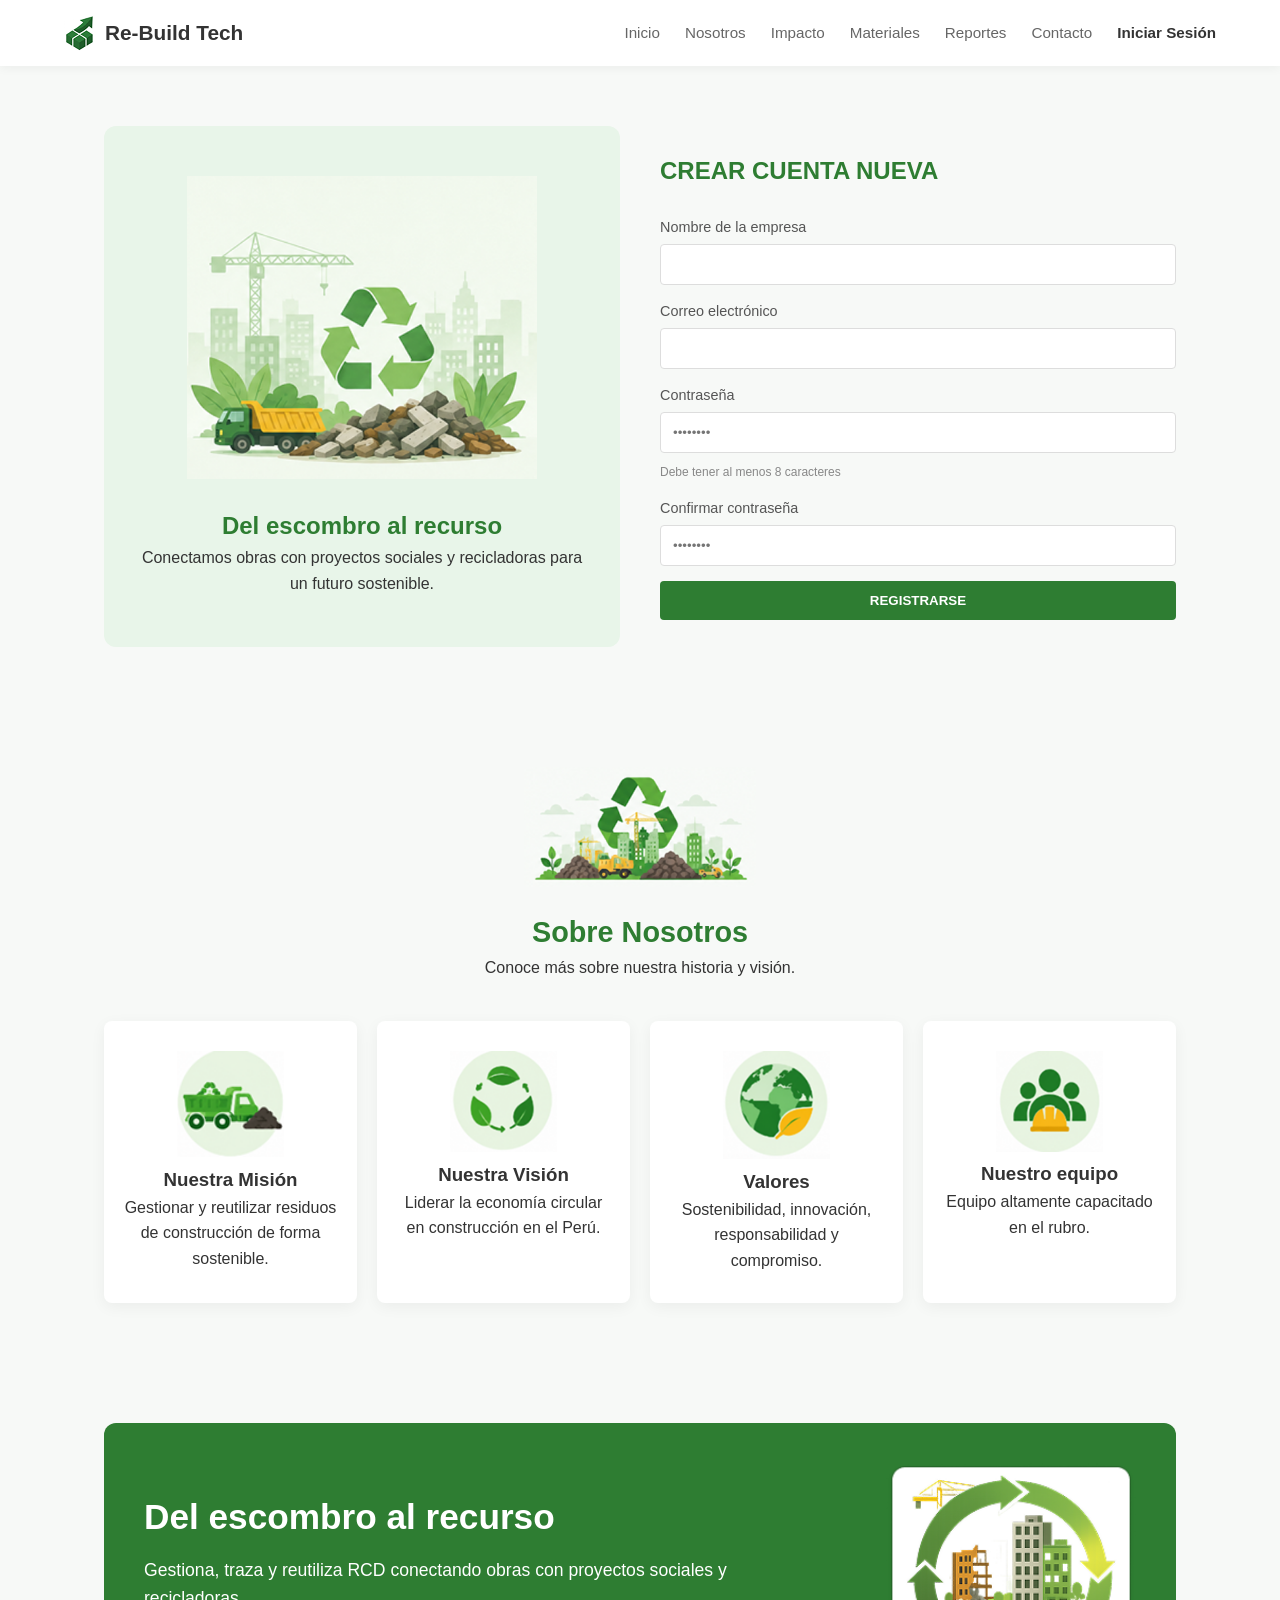
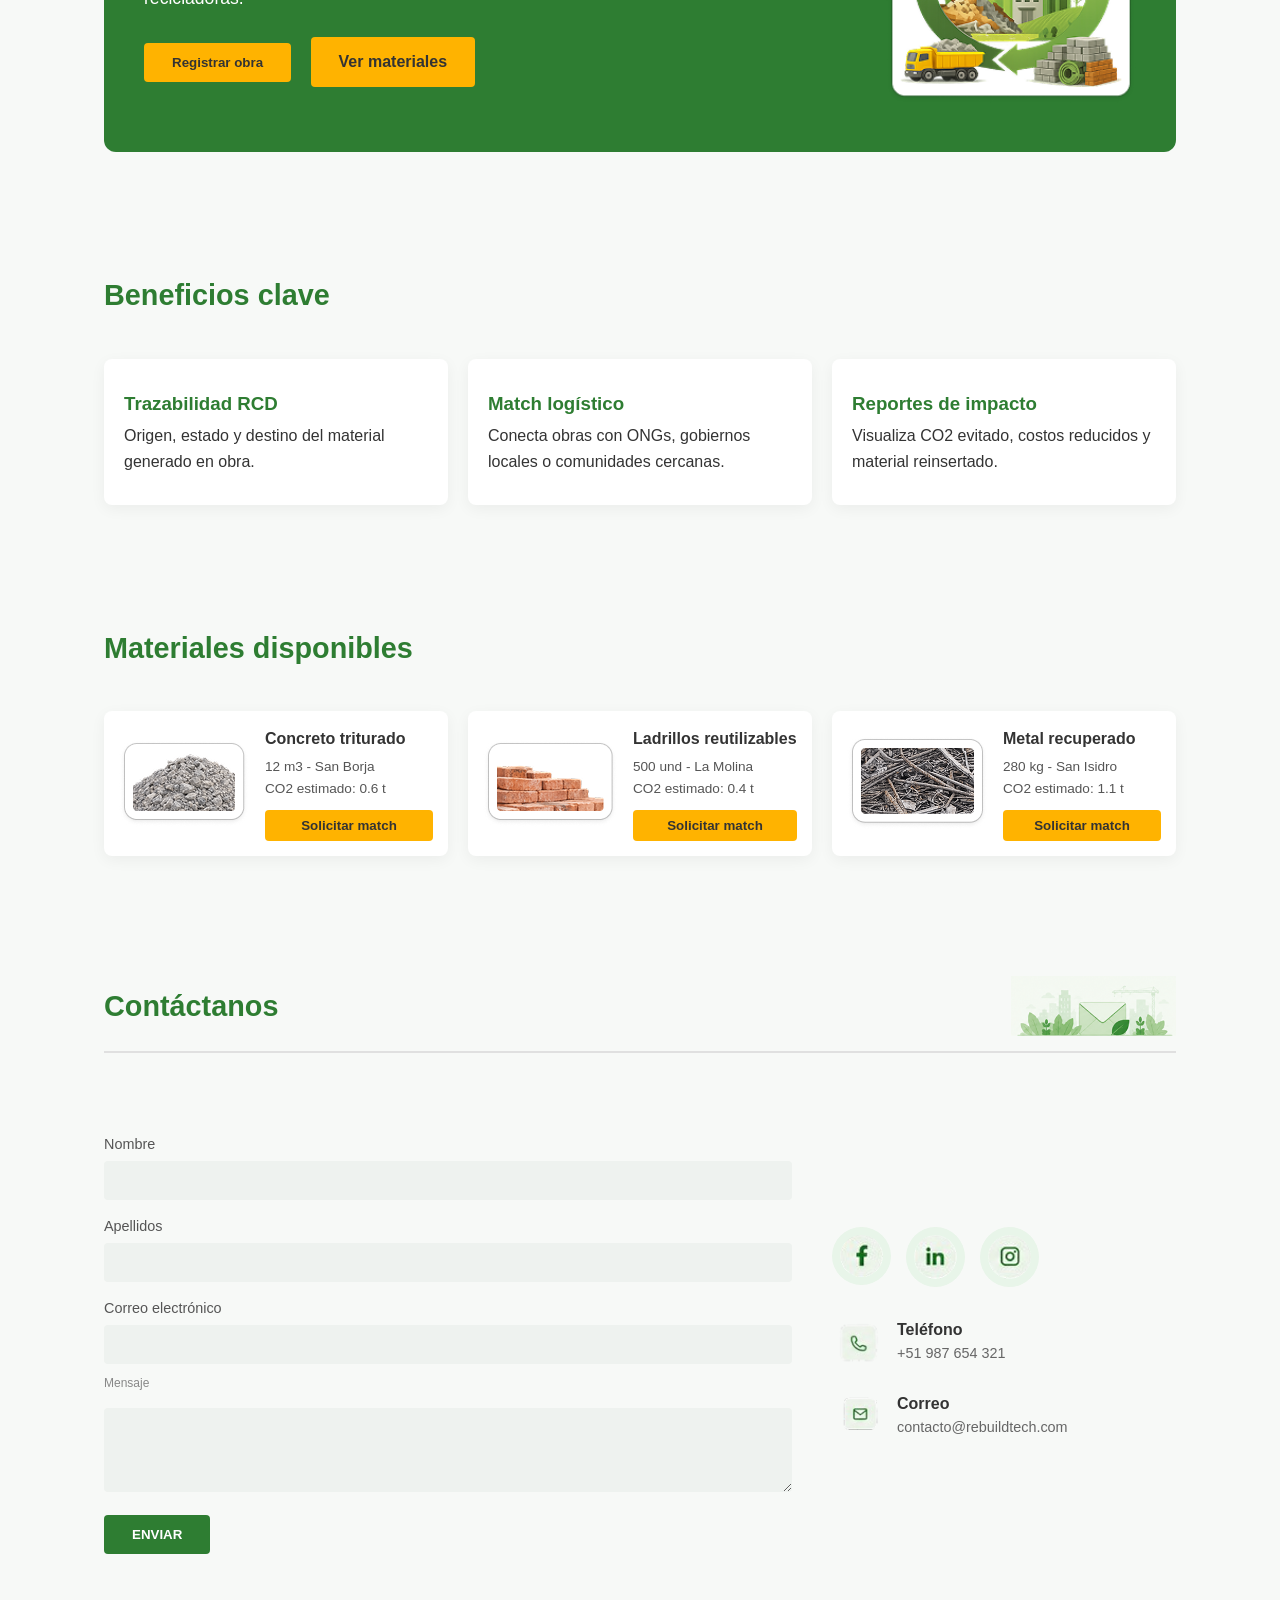
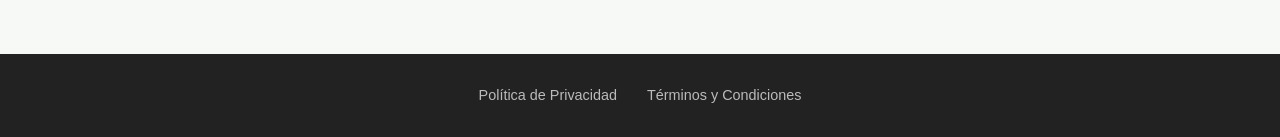
<file: index.html>
<!DOCTYPE html>
<html lang="es">
<head>
    <meta charset="UTF-8">
    <meta name="viewport" content="width=device-width, initial-scale=1.0">
    <title>Re-Build Tech</title>
    <link rel="stylesheet" href="public/assets/styles/styles.css">
</head>
<body>
    <header class="header">
        <div class="brand">
            <img src="public/assets/images/logo.png" alt="Logo Re-Build Tech">
            <h2>Re-Build Tech</h2>
        </div>

        <nav class="nav">
            <a href="#inicio">Inicio</a>
            <a href="#nosotros">Nosotros</a>
            <a href="#impacto">Impacto</a>
            <a href="materials.html">Materiales</a>
            <a href="dashboard.html#reportes">Reportes</a>
            <a href="#contacto">Contacto</a>
            <a href="login.html#inicio">Iniciar Sesión</a>
        </nav>
    </header>

    <main class="hero" id="inicio">
        <section class="hero-image">
            <div class="image-card">
                <img src="public/assets/images/crear.png" alt="Del escombro al recurso">
                <h3>Del escombro al recurso</h3>
                <p>Conectamos obras con proyectos sociales y recicladoras para un futuro sostenible.</p>
            </div>
        </section>

        <section class="hero-content">
            <h2 id="registerStepTitle">CREAR CUENTA NUEVA</h2>

            <form id="registerForm" novalidate>
                <div class="info-content" id="registerFields">
                     <p>Nombre de la empresa</p>
                     <input type="text" id="regEmpresa" autocomplete="organization">

                     <p>Correo electrónico</p>
                     <input type="email" id="regCorreo" autocomplete="email">

                     <p>Contraseña</p>
                     <input type="password" id="regPass" placeholder="••••••••" autocomplete="new-password">
                     <p>Debe tener al menos 8 caracteres</p>

                     <p>Confirmar contraseña</p>
                     <input type="password" id="regPassConfirm" placeholder="••••••••" autocomplete="new-password">
                </div>

                <!-- US-001: Selección de rol institucional (paso posterior al registro) -->
                <div class="info-content" id="roleStep" style="display:none;">
                    <p>Elige el tipo de organización</p>
                    <div class="rbt-role-options">
                        <button type="button" class="rbt-role-btn" data-rol="Constructora">Constructora / Ingeniero</button>
                        <button type="button" class="rbt-role-btn" data-rol="ONG">Gobierno Local / ONG</button>
                    </div>
                </div>

                <!-- US-021: Verificación de correo electrónico (simulada) -->
                <div class="info-content" id="verifyStep" style="display:none;">
                    <p>Enviamos un enlace de verificación a tu correo electrónico. Tu cuenta permanecerá inactiva hasta confirmarla.</p>
                    <button type="button" class="primary-btn" id="simulateVerifyBtn" style="width:100%;">He verificado mi correo</button>
                </div>

                <button type="submit" class="primary-btn" id="registerSubmitBtn" style="width:100%;">REGISTRARSE</button>
            </form>
        </section>
    </main>

    <section class="section servicios" id="nosotros">
        <div class="section-title">
            <img src="public/assets/images/nosotros.png" alt="Sobre Nosotros">
            <h2>Sobre Nosotros</h2>
            <p>Conoce más sobre nuestra historia y visión.</p>
        </div>
        <div class="cards">
            <article class="card">
                <div class="icon-box"><img src="public/assets/images/camion.png" alt="Misión"></div>
                <h3>Nuestra Misión</h3>
                <p>Gestionar y reutilizar residuos de construcción de forma sostenible.</p>
            </article>

            <article class="card">
                <div class="icon-box"><img src="public/assets/images/hojas.png" alt="Visión"></div>
                <h3>Nuestra Visión</h3>
                <p>Liderar la economía circular en construcción en el Perú.</p>
            </article>

            <article class="card">
                <div class="icon-box"><img src="public/assets/images/mundo.png" alt="Valores"></div>
                <h3>Valores</h3>
                <p>Sostenibilidad, innovación, responsabilidad y compromiso.</p>
            </article>

            <article class="card">
                <div class="icon-box"><img src="public/assets/images/personas.png" alt="Equipo"></div>
                <h3>Nuestro equipo</h3>
                <p>Equipo altamente capacitado en el rubro.</p>
            </article>
        </div>
    </section>

    <section class="section portafolio" id="impacto">
        <div class="info-grid">
            <div class="info-content">
                <h2>Del escombro al recurso</h2>
                <p>Gestiona, traza y reutiliza RCD conectando obras con proyectos sociales y recicladoras.</p>
                <button class="primary-btn">Registrar obra</button>
               <a href="materials.html" class="primary-btn" style="text-decoration: none; display: inline-block; text-align: center;">Ver materiales</a>
            </div>
            <article class="image-card">
                <img src="public/assets/images/escombro.png" alt="Impacto circular">
            </article>
        </div>
    </section>

    <section class="section servicios">
        <div class="section-title">
            <h2>Beneficios clave</h2>
        </div>
        <div class="cards">
            <article class="card">
                <h3>Trazabilidad RCD</h3>
                <p>Origen, estado y destino del material generado en obra.</p>
            </article>
            <article class="card">
                <h3>Match logístico</h3>
                <p>Conecta obras con ONGs, gobiernos locales o comunidades cercanas.</p>
            </article>
            <article class="card">
                <h3>Reportes de impacto</h3>
                <p>Visualiza CO2 evitado, costos reducidos y material reinsertado.</p>
            </article>
        </div>
    </section>

    <section class="section portafolio">
        <div class="section-title">
            <h2>Materiales disponibles</h2>
        </div>
        <div class="info-grid">
            <article class="info-card">
                <img src="public/assets/images/piedras.png" alt="Concreto">
                <div class="info-content">
                    <h3>Concreto triturado</h3>
                    <p>12 m3 - San Borja<br>CO2 estimado: 0.6 t</p>
                    <button class="primary-btn">Solicitar match</button>
                </div>
            </article>

            <article class="info-card">
                <img src="public/assets/images/ladrillos.png" alt="Ladrillos">
                <div class="info-content">
                    <h3>Ladrillos reutilizables</h3>
                    <p>500 und - La Molina<br>CO2 estimado: 0.4 t</p>
                    <button class="primary-btn">Solicitar match</button>
                </div>
            </article>

            <article class="info-card">
                <img src="public/assets/images/madera.png" alt="Metal">
                <div class="info-content">
                    <h3>Metal recuperado</h3>
                    <p>280 kg - San Isidro<br>CO2 estimado: 1.1 t</p>
                    <button class="primary-btn">Solicitar match</button>
                </div>
            </article>
        </div>
    </section>

    <section class="section" id="contacto">
        <div class="section-title">
            <h2>Contáctanos</h2>
            <img src="public/assets/images/contacto.png" alt="Contacto">
        </div>

        <main class="hero">
            <section class="hero-content">
                <div class="info-content">
                     <p>Nombre</p>
                     <input type="text">

                     <p>Apellidos</p>
                     <input type="text">

                     <p>Correo electrónico</p>
                     <input type="email">

                     <p>Mensaje</p>
                     <textarea rows="4"></textarea>
                </div>
                <button class="primary-btn">ENVIAR</button>
            </section>

            <section class="hero-image">
                <div class="image-card">
                    <div>
                        <img src="public/assets/images/facebook.png" alt="Facebook">
                        <img src="public/assets/images/linkedin.png" alt="LinkedIn">
                        <img src="public/assets/images/insta.png" alt="Instagram">
                    </div>
                    
                    <div>
                        <img src="public/assets/images/telefono.png" alt="Teléfono">
                        <div>
                            <p>Teléfono</p>
                            <p>+51 987 654 321</p>
                        </div>
                    </div>

                    <div>
                        <img src="public/assets/images/correo.png" alt="Correo">
                        <div>
                            <p>Correo</p>
                            <p>contacto@rebuildtech.com</p>
                        </div>
                    </div>
                </div>
            </section>
        </main>
    </section>

    <footer class="footer">
        <p>
            <a href="#">Política de Privacidad</a>
            <a href="#">Términos y Condiciones</a>
        </p>
    </footer>
    <script src="public/assets/scripts/main.js"></script>
    <script>
        /* ============================================================
           Página: index.html
           US-001 Selección de rol · US-002 (validación previa al panel)
           US-021 Verificación de correo electrónico (simulada)
           ============================================================ */
        const registerForm = document.getElementById("registerForm");

        if (registerForm) {
            let rolSeleccionado = null;

            const camposRegistro = ["regEmpresa", "regCorreo", "regPass", "regPassConfirm"];
            RBT.autosaveAttach("registro", camposRegistro);
            if (RBT.autosaveRestore("registro", camposRegistro)) {
                RBT.toast("Recuperamos los datos de tu registro anterior.");
            }

            registerForm.addEventListener("submit", (e) => {
                e.preventDefault();

                const empresa = document.getElementById("regEmpresa");
                const correo = document.getElementById("regCorreo");
                const pass = document.getElementById("regPass");
                const passConfirm = document.getElementById("regPassConfirm");

                [empresa, correo, pass, passConfirm].forEach(RBT.clearError);
                let valido = true;

                if (!empresa.value.trim()) { RBT.markError(empresa, "Ingresa el nombre de tu empresa u organización."); valido = false; }
                if (!/^[^\s@]+@[^\s@]+\.[^\s@]+$/.test(correo.value.trim())) { RBT.markError(correo, "Ingresa un correo electrónico válido."); valido = false; }
                if (pass.value.length < 8) { RBT.markError(pass, "La contraseña debe tener al menos 8 caracteres."); valido = false; }
                if (passConfirm.value !== pass.value || !passConfirm.value) { RBT.markError(passConfirm, "Las contraseñas no coinciden."); valido = false; }

                if (!valido) {
                    RBT.toast("Revisa los campos marcados en rojo.", "error");
                    return;
                }

                // Formulario válido -> pasamos al paso de selección de rol (US-001)
                document.getElementById("registerFields").style.display = "none";
                document.getElementById("registerStepTitle").textContent = "ELIGE TU ROL";
                document.getElementById("roleStep").style.display = "block";
                document.getElementById("registerSubmitBtn").style.display = "none";
                RBT.toast("Datos validados correctamente.");
            });

            document.querySelectorAll(".rbt-role-btn").forEach(btn => {
                btn.addEventListener("click", () => {
                    document.querySelectorAll(".rbt-role-btn").forEach(b => b.classList.remove("rbt-role-btn--active"));
                    btn.classList.add("rbt-role-btn--active");
                    rolSeleccionado = btn.dataset.rol;

                    // Avanza automáticamente al paso de verificación de correo (US-021)
                    document.getElementById("roleStep").style.display = "none";
                    document.getElementById("registerStepTitle").textContent = "VERIFICA TU CORREO";
                    document.getElementById("verifyStep").style.display = "block";
                });
            });

            document.getElementById("simulateVerifyBtn").addEventListener("click", () => {
                RBT.session.start({
                    empresa: document.getElementById("regEmpresa").value.trim(),
                    correo: document.getElementById("regCorreo").value.trim(),
                    rol: rolSeleccionado || "Constructora"
                });
                RBT.autosaveClear("registro");
                RBT.toast("Cuenta verificada. ¡Bienvenido a Re-Build Tech!");
                setTimeout(() => {
                    window.location.href = rolSeleccionado === "ONG" ? "materials.html" : "dashboard.html#panel";
                }, 600);
            });
        }
    </script>
</body>
</html>
</file>
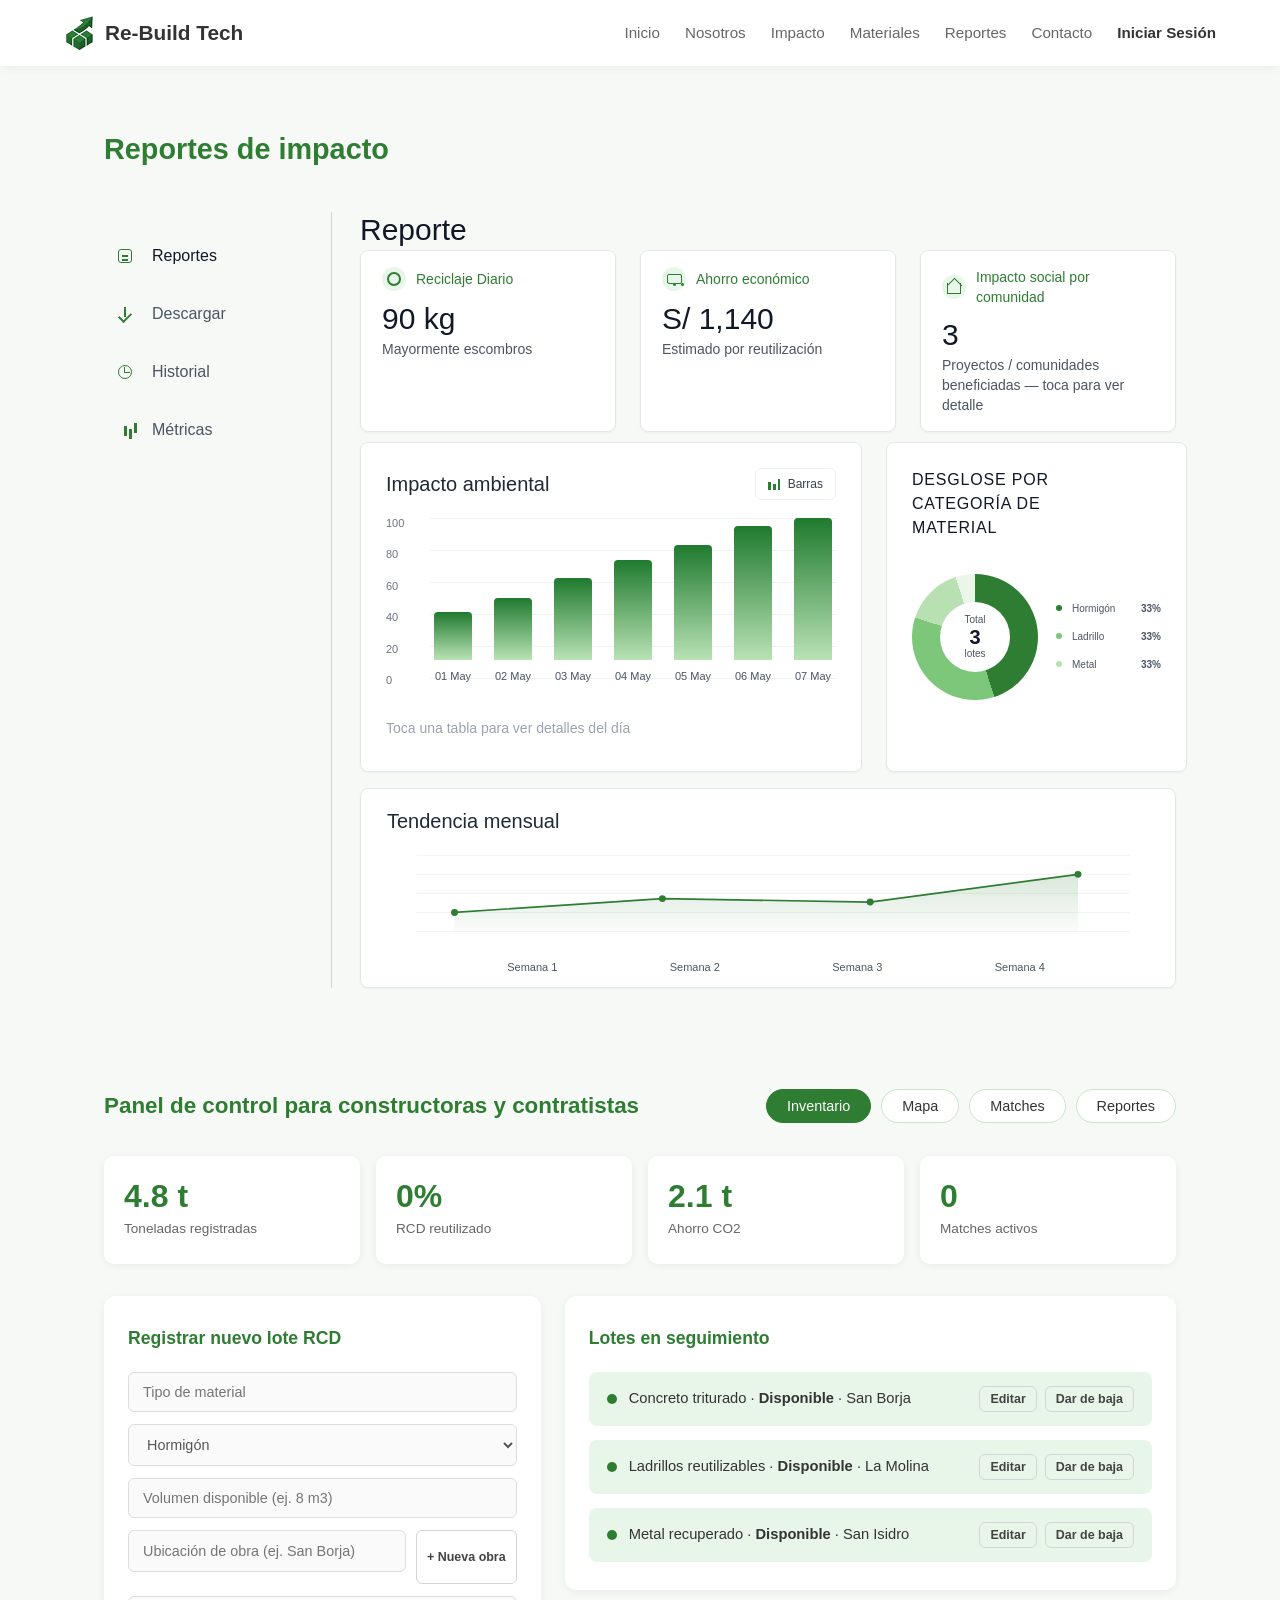
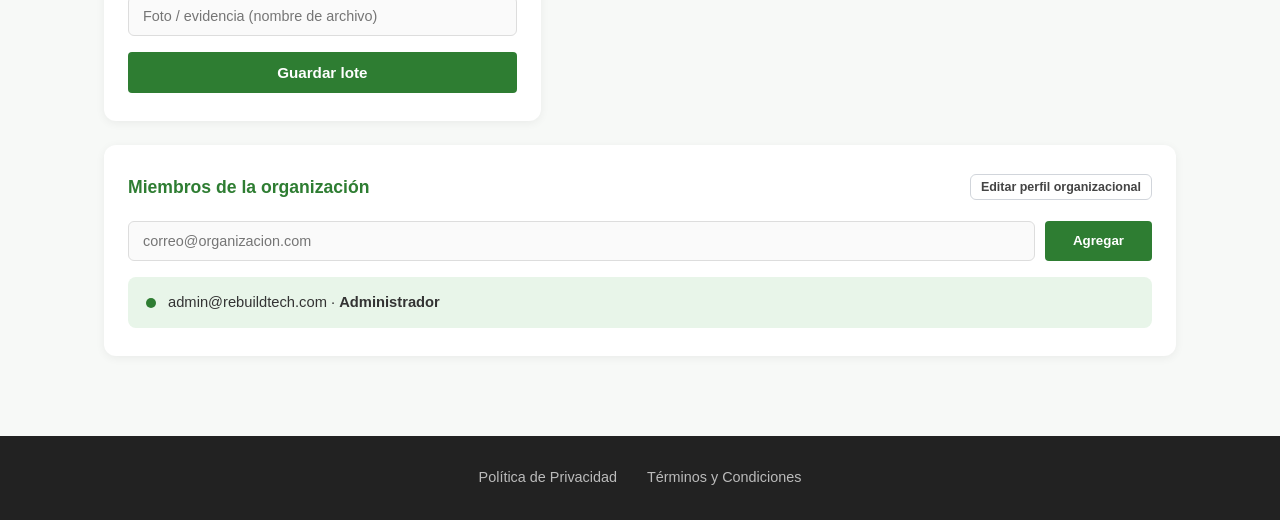
<file: dashboard.html>
<!DOCTYPE html>
<html lang="es">
<head>
    <meta charset="UTF-8">
    <meta name="viewport" content="width=device-width, initial-scale=1.0">
    <title>Re-Build Tech</title>
    <link rel="stylesheet" href="public/assets/styles/styles.css">
</head>
<body>
    <header class="header">
        <div class="brand">
            <img src="public/assets/images/logo.png" alt="Logo Re-Build Tech">
            <h2>Re-Build Tech</h2>
        </div>

        <nav class="nav">
            <a href="index.html">Inicio</a>
            <a href="index.html#nosotros">Nosotros</a> 
            <a href="index.html#impacto">Impacto</a>
            <a href="materials.html">Materiales</a>
            <a href="#reportes">Reportes</a>
            <a href="index.html#contacto">Contacto</a>
            <a href="login.html">Iniciar Sesión</a>
        </nav>
    </header>

    
    <!-- ============================================================ -->

    <section class="report-preview" id="reportes">
        <div class="section-title report-section-title">
            <h2>Reportes de impacto</h2>
        </div>
        <div class="report-app">
            <aside class="report-sidebar">
                <a class="report-side-link active" href="#reportes">
                    <span class="side-icon chart-icon"></span>
                    Reportes
                </a>
                <a class="report-side-link" href="#reportes" id="downloadReportLink">
                    <span class="side-icon download-icon"></span>
                    Descargar
                </a>
                <a class="report-side-link" href="#reportes" id="historyReportLink">
                    <span class="side-icon clock-icon"></span>
                    Historial
                </a>
                <a class="report-side-link" href="#reportes" id="metricsReportLink">
                    <span class="side-icon metric-icon"></span>
                    Métricas
                </a>
            </aside>

            <main class="report-main">
                <h2>Reporte</h2>

                <div class="report-summary">
                    <article class="report-card">
                        <div class="summary-label">
                            <span class="summary-icon recycle-icon"></span>
                            Reciclaje Diario
                        </div>
                        <strong>90 kg</strong>
                        <p>Mayormente escombros</p>
                    </article>

                    <article class="report-card">
                        <div class="summary-label">
                            <span class="summary-icon truck-icon"></span>
                            Ahorro económico
                        </div>
                        <strong id="summaryAhorroEconomico">S/ 0</strong>
                        <p>Estimado por reutilización</p>
                    </article>

                    <article class="report-card" id="summaryImpactoSocialCard" style="cursor:pointer;">
                        <div class="summary-label">
                            <span class="summary-icon home-icon"></span>
                            Impacto social por comunidad
                        </div>
                        <strong id="summaryProyectos">0</strong>
                        <p>Proyectos / comunidades beneficiadas — toca para ver detalle</p>
                    </article>
                </div>

                <div class="report-detail-grid">
                    <section class="report-panel impact-panel">
                        <div class="panel-title-row">
                            <h3>Impacto ambiental</h3>
                            <button class="chart-select" type="button">
                                <span class="mini-bars"></span>
                                Barras
                            </button>
                        </div>
                        <div class="bar-chart" aria-label="Impacto ambiental por día">
                            <div class="y-axis">
                                <span>100</span>
                                <span>80</span>
                                <span>60</span>
                                <span>40</span>
                                <span>20</span>
                                <span>0</span>
                            </div>
                            <div class="bars">
                                <div class="bar-wrap" data-value="42 kg"><span class="bar" style="height: 29%;"></span><small>01 May</small></div>
                                <div class="bar-wrap" data-value="55 kg"><span class="bar" style="height: 37%;"></span><small>02 May</small></div>
                                <div class="bar-wrap" data-value="61 kg"><span class="bar" style="height: 49%;"></span><small>03 May</small></div>
                                <div class="bar-wrap" data-value="75 kg"><span class="bar" style="height: 60%;"></span><small>04 May</small></div>
                                <div class="bar-wrap" data-value="81 kg"><span class="bar" style="height: 69%;"></span><small>05 May</small></div>
                                <div class="bar-wrap" data-value="95 kg"><span class="bar" style="height: 80%;"></span><small>06 May</small></div>
                                <div class="bar-wrap" data-value="100 kg"><span class="bar" style="height: 92%;"></span><small>07 May</small></div>
                            </div>
                        </div>
                        <p class="report-muted">Toca una tabla para ver detalles del día</p>
                    </section>

                    <section class="report-panel match-panel">
                        <h3>Desglose por categoría de material</h3>
                        <div class="donut-area">
                            <div class="donut-chart">
                                <span>Total<br><strong id="donutTotal">0</strong><br>lotes</span>
                            </div>
                            <ul class="donut-legend" id="donutLegend">
                                <!-- Renderizado dinámico desde RBT.materiales -->
                            </ul>
                        </div>
                    </section>
                </div>

                <section class="report-panel trend-panel">
                    <h3>Tendencia mensual</h3>
                    <svg class="trend-chart" viewBox="0 0 880 110" role="img" aria-label="Tendencia mensual por semana">
                        <defs>
                            <linearGradient id="trendFill" x1="0" x2="0" y1="0" y2="1">
                                <stop offset="0%" stop-color="#2e7d32" stop-opacity="0.18" />
                                <stop offset="100%" stop-color="#2e7d32" stop-opacity="0.02" />
                            </linearGradient>
                        </defs>
                        <path class="trend-grid" d="M34 8H858M34 30H858M34 52H858M34 74H858M34 96H858" />
                        <path class="trend-fill" d="M78 74 L318 58 L558 62 L798 30 L798 96 L78 96 Z" />
                        <path class="trend-line" d="M78 74 L318 58 L558 62 L798 30" />
                        <circle cx="78" cy="74" r="4" />
                        <circle cx="318" cy="58" r="4" />
                        <circle cx="558" cy="62" r="4" />
                        <circle cx="798" cy="30" r="4" />
                    </svg>
                    <div class="trend-labels">
                        <span>Semana 1</span>
                        <span>Semana 2</span>
                        <span>Semana 3</span>
                        <span>Semana 4</span>
                    </div>
                </section>
            </main>
        </div>
    </section>

    <!-- PANEL DE CONTROL - CONSTRUCTORAS Y CONTRATISTAS   -->
    <section id="panel" class="section panel-section">
        <div class="panel-header">
            <h2>Panel de control para constructoras y contratistas</h2>
            <div class="panel-tabs">
                <button class="panel-tab panel-tab--active">Inventario</button>
                <button class="panel-tab">Mapa</button>
                <button class="panel-tab">Matches</button>
                <button class="panel-tab">Reportes</button>
            </div>
        </div>

        <!-- KPI Cards (US-008/020/029/031/038: alimentadas por RBT.metrics) -->
        <div class="panel-kpis" id="panelKpis">
            <div class="panel-kpi-card">
                <span class="panel-kpi-value" id="kpiToneladas">0 t</span>
                <span class="panel-kpi-label">Toneladas registradas</span>
            </div>
            <div class="panel-kpi-card">
                <span class="panel-kpi-value" id="kpiPctReutilizado">0%</span>
                <span class="panel-kpi-label">RCD reutilizado</span>
            </div>
            <div class="panel-kpi-card">
                <span class="panel-kpi-value" id="kpiCo2">0 t</span>
                <span class="panel-kpi-label">Ahorro CO2</span>
            </div>
            <div class="panel-kpi-card">
                <span class="panel-kpi-value" id="kpiMatchesActivos">0</span>
                <span class="panel-kpi-label">Matches activos</span>
            </div>
        </div>

        <!-- Paneles por pestaña -->
        <div class="panel-body" id="tabInventario">

            <!-- Formulario: Registrar nuevo lote (US-002, US-022, US-036) -->
            <div class="panel-form-card">
                <h3>Registrar nuevo lote RCD</h3>
                <div class="panel-form" id="loteForm">
                    <input type="text" id="loteTipo" placeholder="Tipo de material">
                    <select id="loteCategoria">
                        <option value="Hormigón">Hormigón</option>
                        <option value="Ladrillo">Ladrillo</option>
                        <option value="Metal">Metal</option>
                        <option value="Madera">Madera</option>
                    </select>
                    <input type="text" id="loteVolumen" placeholder="Volumen disponible (ej. 8 m3)">
                    <div class="rbt-search-row" style="margin-bottom:12px;">
                        <input type="text" id="loteObra" placeholder="Ubicación de obra (ej. San Borja)" list="obrasList">
                        <datalist id="obrasList"></datalist>
                        <button type="button" class="rbt-icon-btn" id="nuevaObraBtn">+ Nueva obra</button>
                    </div>
                    <input type="text" id="loteFoto" placeholder="Foto / evidencia (nombre de archivo)">
                    <button type="button" class="primary-btn panel-form-btn" id="guardarLoteBtn">Guardar lote</button>
                </div>
            </div>

            <!-- Lotes en seguimiento (US-014 baja, US-017 edición) -->
            <div class="panel-lotes-card">
                <h3>Lotes en seguimiento</h3>
                <div class="panel-lotes" id="lotesContainer">
                    <!-- Renderizado dinámico desde RBT.materiales -->
                </div>
            </div>

        </div>

        <!-- Matches (EP04) -->
        <div class="panel-body panel-body--single" id="tabMatches" style="display:none;">
            <div class="panel-lotes-card" style="width:100%;">
                <h3>Solicitudes de match</h3>
                <div id="matchesContainer" class="panel-lotes"></div>
            </div>
        </div>

        <!-- Mapa (redirige al mapa completo de Materiales) -->
        <div class="panel-body panel-body--single" id="tabMapa" style="display:none;">
            <div class="panel-lotes-card" style="width:100%; text-align:center;">
                <h3>Mapa de obras y materiales</h3>
                <p style="color:#666; margin-bottom:16px;">El mapa interactivo completo está disponible en la sección de Materiales.</p>
                <a href="materials.html" class="primary-btn" style="text-decoration:none; display:inline-block;">Ir al mapa de materiales</a>
            </div>
        </div>

        <!-- Miembros de la organización (US-037) -->
        <div class="panel-lotes-card" style="margin-top:24px;" id="miembrosCard">
            <div class="panel-title-row" style="display:flex; justify-content:space-between; align-items:center; margin-bottom:20px;">
                <h3 style="margin-bottom:0;">Miembros de la organización</h3>
                <button type="button" class="rbt-icon-btn" id="editarPerfilBtn">Editar perfil organizacional</button>
            </div>
            <div class="panel-form" style="flex-direction:row; gap:10px; margin-bottom:16px;">
                <input type="email" id="miembroCorreo" placeholder="correo@organizacion.com" style="margin-bottom:0;">
                <button type="button" class="primary-btn" id="agregarMiembroBtn" style="white-space:nowrap;">Agregar</button>
            </div>
            <div id="miembrosContainer" class="panel-lotes"></div>
        </div>
    </section>

    <footer class="footer">
        <p>
            <a href="#">Política de Privacidad</a>
            <a href="#">Términos y Condiciones</a>
        </p>
    </footer>
    <script src="public/assets/scripts/main.js"></script>
    <script>
        /* ============================================================
           Página: dashboard.html — Panel de control
           EP02: US-002, 014, 017, 022, 036 · EP01: US-037
           EP04: US-006, 007, 012, 013, 016, 019, 033, 034, 035, 040
           ============================================================ */

        /* ---------- Tabs (navegación consistente por rol, US-046-NF) ---------- */
        const panelTabs = document.querySelectorAll(".panel-tab");
        const tabPanels = {
            0: "tabInventario",
            1: "tabMapa",
            2: "tabMatches",
            3: null // Reportes: hace scroll a la sección ya existente
        };
        panelTabs.forEach((tab, idx) => {
            tab.addEventListener("click", () => {
                panelTabs.forEach(t => t.classList.remove("panel-tab--active"));
                tab.classList.add("panel-tab--active");

                if (idx === 3) {
                    document.getElementById("reportes").scrollIntoView({ behavior: "smooth" });
                    return;
                }
                RBT.showLoader();
                Object.values(tabPanels).forEach(id => { if (id) document.getElementById(id).style.display = "none"; });
                setTimeout(() => {
                    document.getElementById(tabPanels[idx]).style.display = idx === 0 ? "grid" : "flex";
                    RBT.hideLoader();
                }, 180);
            });
        });

        /* ---------- Datalist de obras (apoya US-036) ---------- */
        function refrescarObrasList() {
            const dl = document.getElementById("obrasList");
            dl.innerHTML = RBT.obras.all().map(o => `<option value="${o.distrito}">`).join("");
        }

        /* ---------- Resumen: KPIs, donut y tarjetas de reporte (US-008/020/029/031/038) ---------- */
        const categoriaColor = { "Hormigón": "wood", "Ladrillo": "debris", "Metal": "metal", "Madera": "other" };
        function renderResumen() {
            const t = RBT.metrics.totales();
            document.getElementById("kpiToneladas").textContent = t.toneladas + " t";
            document.getElementById("kpiPctReutilizado").textContent = t.pctReutilizado + "%";
            document.getElementById("kpiCo2").textContent = t.co2Total + " t";
            document.getElementById("kpiMatchesActivos").textContent = t.matchesActivos;
            document.getElementById("summaryAhorroEconomico").textContent = "S/ " + t.ahorroEconomico.toLocaleString("es-PE");
            document.getElementById("summaryProyectos").textContent = RBT.obras.all().length;

            const mats = RBT.materiales.all();
            const porCategoria = {};
            mats.forEach(m => { porCategoria[m.categoria] = (porCategoria[m.categoria] || 0) + 1; });
            const total = mats.length || 1;
            document.getElementById("donutTotal").textContent = mats.length;
            const legend = document.getElementById("donutLegend");
            const cats = Object.keys(porCategoria);
            legend.innerHTML = cats.length === 0
                ? `<li style="color:#888;">Sin materiales registrados aún</li>`
                : cats.map(c => {
                    const pct = Math.round((porCategoria[c] / total) * 100);
                    return `<li><span class="legend-dot ${categoriaColor[c] || "other"}"></span>${c} <strong>${pct}%</strong></li>`;
                }).join("");
        }

        // US-039: detalle de impacto social por comunidad/obra
        document.getElementById("summaryImpactoSocialCard").addEventListener("click", () => {
            const obras = RBT.obras.all();
            const entregados = RBT.matches.all().filter(m => m.estado === "Entregado");
            const overlay = RBT.openModal(`
                <h3>Impacto social por comunidad</h3>
                <p>Comunidades y obras que han recibido materiales reutilizados.</p>
                ${obras.map(o => `
                    <div class="rbt-modal-row">
                        <span>${o.nombre} (${o.distrito})</span>
                        <span>${entregados.length} entregas totales</span>
                    </div>
                `).join("") || '<p style="color:#888;">Aún no hay obras registradas.</p>'}
                <button class="rbt-modal-close" id="cerrarImpactoBtn">Cerrar</button>
            `);
            overlay.querySelector("#cerrarImpactoBtn").addEventListener("click", RBT.closeModal);
        });

        // US-048-NF: historial auditable de operaciones
        document.getElementById("historyReportLink").addEventListener("click", (e) => {
            e.preventDefault();
            const entries = JSON.parse(localStorage.getItem(RBT.KEYS.LOG) || "[]");
            const overlay = RBT.openModal(`
                <h3>Historial auditable</h3>
                <p>Registro de acciones clave: quién, qué y cuándo.</p>
                <div style="max-height:280px; overflow-y:auto;">
                    ${entries.slice(0, 30).map(en => `
                        <div class="rbt-modal-row">
                            <span>${en.accion}${en.detalle ? " · " + en.detalle : ""}</span>
                            <span>${en.fecha}</span>
                        </div>
                    `).join("") || '<p style="color:#888;">Sin actividad registrada todavía.</p>'}
                </div>
                <button class="rbt-modal-close" id="cerrarHistorialBtn">Cerrar</button>
            `);
            overlay.querySelector("#cerrarHistorialBtn").addEventListener("click", RBT.closeModal);
        });

        // US-032: historial de métricas ambientales (cada visita registra una foto del estado actual)
        document.getElementById("metricsReportLink").addEventListener("click", (e) => {
            e.preventDefault();
            const historial = RBT.metrics.snapshot();
            const overlay = RBT.openModal(`
                <h3>Historial de métricas ambientales</h3>
                <p>Cada consulta guarda una fotografía de tus indicadores de sostenibilidad.</p>
                <div style="max-height:280px; overflow-y:auto;">
                    ${historial.slice(0, 20).map(h => `
                        <div class="rbt-modal-row">
                            <span>${h.fecha}</span>
                            <span>CO2: ${h.co2Total} t · Reutilizado: ${h.pctReutilizado}%</span>
                        </div>
                    `).join("")}
                </div>
                <button class="rbt-modal-close" id="cerrarMetricasBtn">Cerrar</button>
            `);
            overlay.querySelector("#cerrarMetricasBtn").addEventListener("click", RBT.closeModal);
        });

        // US-036: registrar una nueva obra desde el formulario de inventario
        document.getElementById("nuevaObraBtn").addEventListener("click", () => {
            const overlay = RBT.openModal(`
                <h3>Registrar nueva obra</h3>
                <div class="info-content">
                    <p>Nombre de la obra</p>
                    <input type="text" id="obraNombre" placeholder="Ej. Obra Surco">
                    <p>Distrito</p>
                    <input type="text" id="obraDistrito" placeholder="Ej. Surco">
                    <p>Responsable</p>
                    <input type="text" id="obraResponsable" placeholder="Ej. Constructora Andina">
                </div>
                <button class="primary-btn" id="guardarObraBtn" style="width:100%;">Guardar obra</button>
                <button class="rbt-modal-close" id="cancelarObraBtn">Cancelar</button>
            `);
            overlay.querySelector("#cancelarObraBtn").addEventListener("click", RBT.closeModal);
            overlay.querySelector("#guardarObraBtn").addEventListener("click", () => {
                const nombre = overlay.querySelector("#obraNombre");
                const distrito = overlay.querySelector("#obraDistrito");
                if (!nombre.value.trim() || !distrito.value.trim()) {
                    RBT.toast("Completa nombre y distrito de la obra.", "error");
                    return;
                }
                RBT.obras.add({
                    nombre: nombre.value.trim(),
                    distrito: distrito.value.trim(),
                    responsable: overlay.querySelector("#obraResponsable").value.trim() || "Sin asignar"
                });
                refrescarObrasList();
                document.getElementById("loteObra").value = distrito.value.trim();
                RBT.closeModal();
                RBT.toast("Obra registrada correctamente.");
                renderResumen();
            });
        });

        // US-010: edición de perfil organizacional
        document.getElementById("editarPerfilBtn").addEventListener("click", () => {
            const s = RBT.session.get() || {};
            const overlay = RBT.openModal(`
                <h3>Perfil organizacional</h3>
                <div class="info-content">
                    <p>Nombre de la organización</p>
                    <input type="text" id="perfilNombre" value="${s.empresa || ""}">
                    <p>Correo de contacto</p>
                    <input type="email" id="perfilCorreo" value="${s.correo || ""}">
                </div>
                <button class="primary-btn" id="guardarPerfilBtn" style="width:100%;">Guardar cambios</button>
                <button class="rbt-modal-close" id="cancelarPerfilBtn">Cancelar</button>
            `);
            overlay.querySelector("#cancelarPerfilBtn").addEventListener("click", RBT.closeModal);
            overlay.querySelector("#guardarPerfilBtn").addEventListener("click", () => {
                const correo = overlay.querySelector("#perfilCorreo");
                if (!/^[^\s@]+@[^\s@]+\.[^\s@]+$/.test(correo.value.trim())) {
                    RBT.markError(correo, "Ingresa un correo válido.");
                    return;
                }
                const nuevo = { ...s, empresa: overlay.querySelector("#perfilNombre").value.trim(), correo: correo.value.trim() };
                RBT.session.start(nuevo);
                RBT.log("Actualización de perfil organizacional", nuevo.empresa);
                RBT.closeModal();
                RBT.toast("Perfil actualizado correctamente.");
            });
        });

        /* ---------- Inventario: alta, edición y baja de lotes ---------- */
        const estadoOrden = ["Disponible", "Solicitado", "En traslado", "Entregado"];
        function claseEstado(estado) {
            if (estado === "Disponible") return "panel-lote--disponible";
            if (estado === "Solicitado") return "panel-lote--solicitado";
            return "panel-lote--traslado";
        }
        function dotEstado(estado) {
            if (estado === "Disponible") return "panel-lote-dot--disponible";
            if (estado === "Solicitado") return "panel-lote-dot--solicitado";
            return "panel-lote-dot--traslado";
        }

        function renderLotes() {
            const cont = document.getElementById("lotesContainer");
            const lotes = RBT.materiales.all();
            if (lotes.length === 0) {
                cont.innerHTML = `<div class="rbt-empty-state">Aún no registras materiales. Usa el formulario para publicar tu primer lote.</div>`;
                renderResumen();
                return;
            }
            cont.innerHTML = lotes.map(m => `
                <div class="panel-lote ${claseEstado(m.estado)}" data-id="${m.id}">
                    <div class="panel-lote-info">
                        <span class="panel-lote-dot ${dotEstado(m.estado)}"></span>
                        <span>${m.tipo} · <strong>${m.estado}</strong> · ${m.distrito}</span>
                    </div>
                    <div class="panel-lote-actions">
                        <button class="rbt-icon-btn" data-action="editar" data-id="${m.id}">Editar</button>
                        <button class="rbt-icon-btn rbt-icon-btn--danger" data-action="baja" data-id="${m.id}">Dar de baja</button>
                    </div>
                </div>
            `).join("");

            cont.querySelectorAll('[data-action="baja"]').forEach(btn => {
                btn.addEventListener("click", () => {
                    RBT.materiales.remove(btn.dataset.id);
                    RBT.toast("Material dado de baja del inventario.");
                    renderLotes();
                });
            });
            cont.querySelectorAll('[data-action="editar"]').forEach(btn => {
                btn.addEventListener("click", () => abrirEdicionLote(btn.dataset.id));
            });
            renderResumen();
        }

        function abrirEdicionLote(id) {
            const mat = RBT.materiales.all().find(m => m.id === id);
            if (!mat) return;
            const overlay = RBT.openModal(`
                <h3>Editar material</h3>
                <div class="info-content">
                    <p>Volumen</p>
                    <input type="text" id="editVolumen" value="${mat.volumen}">
                    <p>Estado</p>
                    <select id="editEstado" style="width:100%; padding:12px; border:1px solid #ddd; border-radius:4px; margin-bottom:15px;">
                        ${estadoOrden.map(s => `<option value="${s}" ${s === mat.estado ? "selected" : ""}>${s}</option>`).join("")}
                    </select>
                </div>
                <button class="primary-btn" id="saveEditBtn" style="width:100%;">Guardar cambios</button>
                <button class="rbt-modal-close" id="cancelEditBtn">Cancelar</button>
            `);
            overlay.querySelector("#cancelEditBtn").addEventListener("click", RBT.closeModal);
            overlay.querySelector("#saveEditBtn").addEventListener("click", () => {
                RBT.materiales.update(id, {
                    volumen: overlay.querySelector("#editVolumen").value,
                    estado: overlay.querySelector("#editEstado").value
                });
                RBT.closeModal();
                RBT.toast("Inventario actualizado.");
                renderLotes();
            });
        }

        document.getElementById("guardarLoteBtn").addEventListener("click", () => {
            const tipo = document.getElementById("loteTipo");
            const volumen = document.getElementById("loteVolumen");
            const obra = document.getElementById("loteObra");
            [tipo, volumen, obra].forEach(RBT.clearError);
            let valido = true;
            if (!tipo.value.trim()) { RBT.markError(tipo, "Indica el tipo de material."); valido = false; }
            if (!volumen.value.trim()) { RBT.markError(volumen, "Indica el volumen disponible."); valido = false; }
            if (!obra.value.trim()) { RBT.markError(obra, "Indica la obra o distrito de origen."); valido = false; }
            if (!valido) { RBT.toast("Completa los campos obligatorios.", "error"); return; }

            RBT.materiales.add({
                tipo: tipo.value.trim(),
                categoria: document.getElementById("loteCategoria").value,
                volumen: volumen.value.trim(),
                distrito: obra.value.trim(),
                co2: (Math.random() * 1.2 + 0.2).toFixed(1) * 1,
                distanciaKm: (Math.random() * 4 + 0.5).toFixed(1) * 1,
                lat: -12.09 + (Math.random() - 0.5) * 0.05,
                lng: -77.03 + (Math.random() - 0.5) * 0.05
            });
            [tipo, volumen, obra].forEach(i => i.value = "");
            document.getElementById("loteFoto").value = "";
            RBT.autosaveClear("lote");
            RBT.toast("Material publicado en el inventario.");
            renderLotes();
        });

        /* ---------- Matches (EP04) ---------- */
        function siguienteEstado(estado) {
            if (estado === "Solicitado") return "Aceptado";
            if (estado === "Aceptado") return "EnTraslado";
            if (estado === "EnTraslado") return "Entregado";
            return "Entregado";
        }
        function etiquetaEstado(estado) {
            return { Solicitado: "Solicitado", Aceptado: "Aceptado", EnTraslado: "En traslado", Entregado: "Entregado", Rechazado: "Rechazado" }[estado] || estado;
        }

        function renderMatches() {
            const cont = document.getElementById("matchesContainer");
            const lista = RBT.matches.all();
            renderResumen();
            if (lista.length === 0) {
                cont.innerHTML = `<div class="rbt-empty-state">Aún no hay solicitudes de match. Publica materiales para recibir solicitudes o solicita uno desde "Materiales".</div>`;
                return;
            }
            cont.innerHTML = lista.map(m => `
                <div class="rbt-match-card" data-id="${m.id}">
                    <div class="rbt-match-top">
                        <strong>${m.materialNombre}</strong>
                        <span class="rbt-status-pill rbt-status-pill--${m.estado}">${etiquetaEstado(m.estado)}</span>
                    </div>
                    <small style="color:#888;">Creado: ${m.creadoEn}${m.recojo ? " · Recojo: " + m.recojo : ""}${m.evidencia ? " · Evidencia adjunta ✔" : ""}${m.calificacion ? " · Calificación: " + m.calificacion + "★" : ""}</small>
                    <div class="rbt-match-actions">
                        ${m.estado === "Solicitado" ? `
                            <button class="rbt-icon-btn" data-action="aceptar" data-id="${m.id}">Aceptar</button>
                            <button class="rbt-icon-btn rbt-icon-btn--danger" data-action="rechazar" data-id="${m.id}">Rechazar</button>` : ""}
                        ${m.estado === "Aceptado" ? `<button class="rbt-icon-btn" data-action="programar" data-id="${m.id}">Programar recojo</button>` : ""}
                        ${m.estado === "EnTraslado" ? `<button class="rbt-icon-btn" data-action="qr" data-id="${m.id}">Escanear QR de entrega</button>` : ""}
                        ${m.estado === "Entregado" && !m.calificacion ? `<button class="rbt-icon-btn" data-action="calificar" data-id="${m.id}">Calificar</button>` : ""}
                        <button class="rbt-icon-btn" data-action="chat" data-id="${m.id}">Chat</button>
                    </div>
                </div>
            `).join("");

            cont.querySelectorAll('[data-action="aceptar"]').forEach(b => b.addEventListener("click", () => { RBT.matches.setEstado(b.dataset.id, "Aceptado"); RBT.toast("Match aceptado."); renderMatches(); }));
            cont.querySelectorAll('[data-action="rechazar"]').forEach(b => b.addEventListener("click", () => { RBT.matches.setEstado(b.dataset.id, "Rechazado"); RBT.toast("Match rechazado.", "warn"); renderMatches(); }));

            // US-013/035: escaneo de QR + evidencia fotográfica antes de cerrar la entrega
            cont.querySelectorAll('[data-action="qr"]').forEach(b => b.addEventListener("click", () => {
                const overlay = RBT.openModal(`
                    <h3>Cerrar entrega</h3>
                    <p>Escanea el código QR y adjunta una fotografía como evidencia del cierre.</p>
                    <div class="info-content">
                        <p>Evidencia fotográfica</p>
                        <input type="file" id="evidenciaFoto" accept="image/*">
                    </div>
                    <button class="primary-btn" id="confirmarEntregaBtn" style="width:100%;">Confirmar entrega</button>
                    <button class="rbt-modal-close" id="cancelarEntregaBtn">Cancelar</button>
                `);
                overlay.querySelector("#cancelarEntregaBtn").addEventListener("click", RBT.closeModal);
                overlay.querySelector("#confirmarEntregaBtn").addEventListener("click", () => {
                    const foto = overlay.querySelector("#evidenciaFoto");
                    if (!foto.files || foto.files.length === 0) {
                        RBT.toast("Adjunta una fotografía de evidencia para cerrar la entrega.", "error");
                        return;
                    }
                    const list = RBT.matches.all().map(m => m.id === b.dataset.id ? { ...m, estado: "Entregado", evidencia: true } : m);
                    RBT.matches.save(list);
                    RBT.log("Entrega confirmada con evidencia", b.dataset.id);
                    RBT.closeModal();
                    RBT.toast("Código QR validado. Entrega confirmada con evidencia.");
                    renderMatches();
                });
            }));

            cont.querySelectorAll('[data-action="programar"]').forEach(b => b.addEventListener("click", () => {
                const overlay = RBT.openModal(`
                    <h3>Programar recojo</h3>
                    <div class="info-content">
                        <p>Fecha y hora</p>
                        <input type="datetime-local" id="fechaRecojo">
                    </div>
                    <button class="primary-btn" id="confirmarRecojoBtn" style="width:100%;">Confirmar</button>
                    <button class="rbt-modal-close" id="cancelarRecojoBtn">Cancelar</button>
                `);
                overlay.querySelector("#cancelarRecojoBtn").addEventListener("click", RBT.closeModal);
                overlay.querySelector("#confirmarRecojoBtn").addEventListener("click", () => {
                    const fecha = overlay.querySelector("#fechaRecojo").value;
                    if (!fecha) { RBT.toast("Selecciona una fecha válida.", "error"); return; }
                    const list = RBT.matches.all().map(m => m.id === b.dataset.id ? { ...m, recojo: fecha, estado: "EnTraslado" } : m);
                    RBT.matches.save(list);
                    RBT.closeModal();
                    RBT.toast("Recojo programado. Ambas partes fueron notificadas.");
                    renderMatches();
                });
            }));

            cont.querySelectorAll('[data-action="calificar"]').forEach(b => b.addEventListener("click", () => {
                const overlay = RBT.openModal(`
                    <h3>Calificar experiencia</h3>
                    <p>¿Qué tan confiable fue la contraparte en este intercambio?</p>
                    <div class="rbt-role-options">
                        ${[5,4,3].map(n => `<button type="button" class="rbt-role-btn" data-n="${n}">${"★".repeat(n)}${"☆".repeat(5-n)}</button>`).join("")}
                    </div>
                    <button class="rbt-modal-close" id="cancelarRatingBtn">Cancelar</button>
                `);
                overlay.querySelector("#cancelarRatingBtn").addEventListener("click", RBT.closeModal);
                overlay.querySelectorAll("[data-n]").forEach(rb => rb.addEventListener("click", () => {
                    const list = RBT.matches.all().map(m => m.id === b.dataset.id ? { ...m, calificacion: rb.dataset.n } : m);
                    RBT.matches.save(list);
                    RBT.closeModal();
                    RBT.toast("Gracias por tu calificación.");
                    renderMatches();
                }));
            }));

            cont.querySelectorAll('[data-action="chat"]').forEach(b => b.addEventListener("click", () => {
                const match = RBT.matches.all().find(m => m.id === b.dataset.id);
                const overlay = RBT.openModal(`
                    <h3>Chat de coordinación</h3>
                    <div id="chatMensajes" style="max-height:180px; overflow-y:auto; margin-bottom:12px;">
                        ${(match.mensajes || []).map(msg => `<p style="font-size:0.85rem; margin-bottom:6px;"><strong>${msg.de}:</strong> ${msg.texto}</p>`).join("") || '<p style="color:#888; font-size:0.85rem;">Aún no hay mensajes.</p>'}
                    </div>
                    <div class="info-content" style="margin-bottom:0;">
                        <input type="text" id="chatInput" placeholder="Escribe un mensaje...">
                    </div>
                    <button class="primary-btn" id="enviarChatBtn" style="width:100%;">Enviar</button>
                    <button class="rbt-modal-close" id="cerrarChatBtn">Cerrar</button>
                `);
                overlay.querySelector("#cerrarChatBtn").addEventListener("click", RBT.closeModal);
                overlay.querySelector("#enviarChatBtn").addEventListener("click", () => {
                    const input = overlay.querySelector("#chatInput");
                    if (!input.value.trim()) return;
                    const list = RBT.matches.all().map(m => {
                        if (m.id === b.dataset.id) {
                            const mensajes = m.mensajes || [];
                            mensajes.push({ de: "Tú", texto: input.value.trim() });
                            return { ...m, mensajes };
                        }
                        return m;
                    });
                    RBT.matches.save(list);
                    RBT.toast("Mensaje enviado.");
                    RBT.closeModal();
                });
            }));
        }

        /* ---------- Miembros (US-037) ---------- */
        function renderMiembros() {
            const cont = document.getElementById("miembrosContainer");
            cont.innerHTML = RBT.miembros.all().map(u => `
                <div class="panel-lote panel-lote--disponible">
                    <div class="panel-lote-info">
                        <span class="panel-lote-dot panel-lote-dot--disponible"></span>
                        <span>${u.correo} · <strong>${u.rol}</strong></span>
                    </div>
                </div>
            `).join("");
        }
        document.getElementById("agregarMiembroBtn").addEventListener("click", () => {
            const input = document.getElementById("miembroCorreo");
            if (!/^[^\s@]+@[^\s@]+\.[^\s@]+$/.test(input.value.trim())) {
                RBT.markError(input, "Ingresa un correo válido.");
                return;
            }
            RBT.clearError(input);
            RBT.miembros.add(input.value.trim());
            input.value = "";
            RBT.toast("Miembro agregado a la organización.");
            renderMiembros();
        });

        refrescarObrasList();
        renderLotes();
        renderMatches();
        renderMiembros();

        /* ---------- US-042-NF / US-049-NF: autoguardado y recuperación de borrador ---------- */
        const loteFieldIds = ["loteTipo", "loteCategoria", "loteVolumen", "loteObra", "loteFoto"];
        RBT.autosaveAttach("lote", loteFieldIds);
        if (RBT.autosaveRestore("lote", loteFieldIds)) {
            RBT.toast("Recuperamos el borrador de tu último registro sin guardar.");
        }

        /* ---------- US-047-NF: cierre de sesión por inactividad ---------- */
        RBT.watchInactivity(8);

        /* ---------- US-015/030: Descarga de reporte ---------- */
        document.getElementById("downloadReportLink").addEventListener("click", (e) => {
            e.preventDefault();
            RBT.toast("Generando reporte PDF...");
            setTimeout(() => window.print(), 400);
        });
    </script>
</body>
</html>
</file>
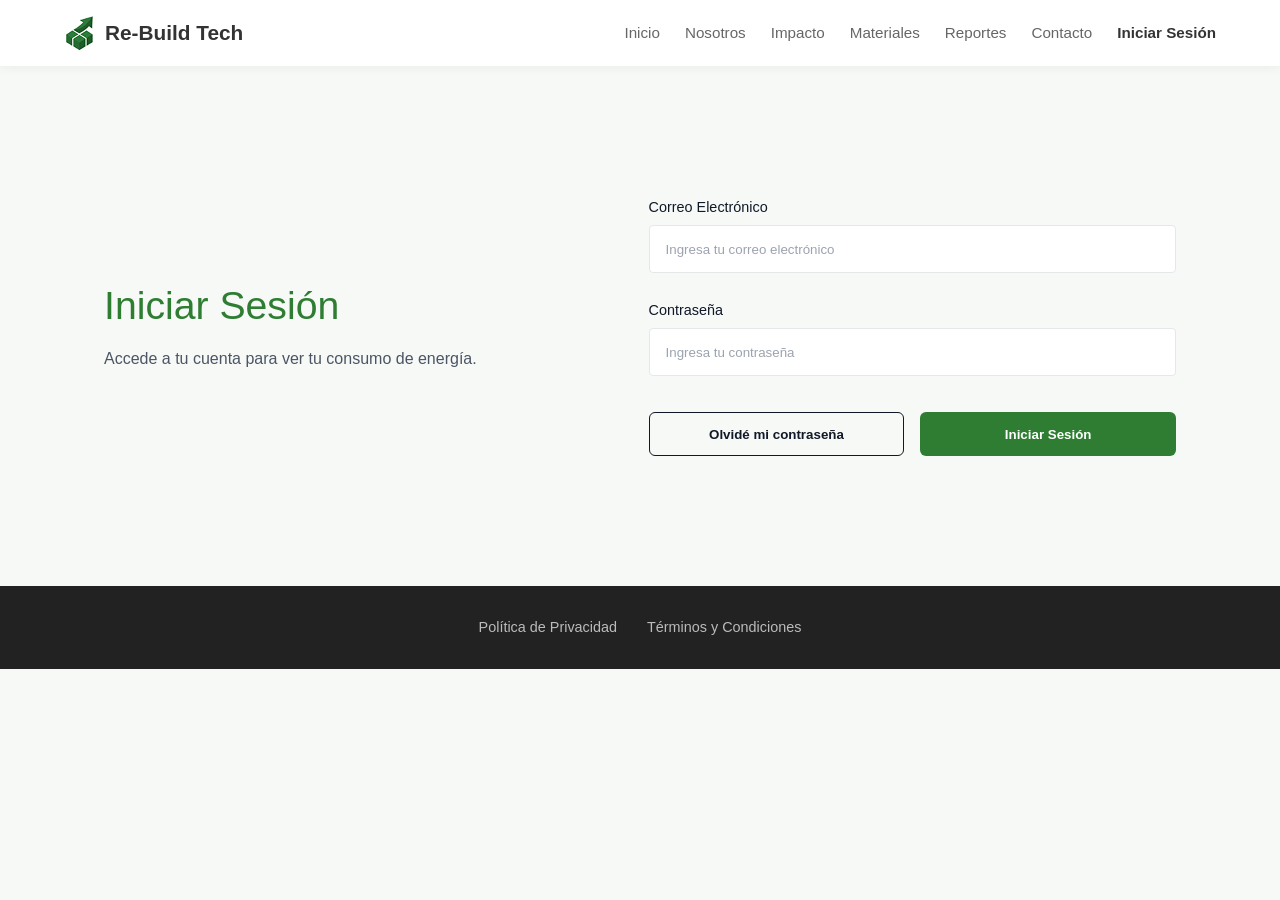
<file: login.html>
<!DOCTYPE html>
<html lang="es">
<head>
    <meta charset="UTF-8">
    <meta name="viewport" content="width=device-width, initial-scale=1.0">
    <title>Re-Build Tech</title>
    <link rel="stylesheet" href="public/assets/styles/styles.css">
</head>
<body>
    <header class="header">
        <div class="brand">
            <img src="public/assets/images/logo.png" alt="Logo Re-Build Tech">
            <h2>Re-Build Tech</h2>
        </div>

        <nav class="nav">
            <a href="index.html#inicio">Inicio</a>
            <a href="index.html#nosotros">Nosotros</a>
            <a href="index.html#impacto">Impacto</a>
            <a href="materials.html">Materiales</a>
            <a href="dashboard.html#reportes">Reportes</a>
            <a href="index.html#contacto">Contacto</a>
            <a href="#login">Iniciar Sesión</a>
        </nav>
    </header>

    <section class="login-section" id="login">
        <div class="login-copy">
            <h2>Iniciar Sesión</h2>
            <p>Accede a tu cuenta para ver tu consumo de energía.</p>
        </div>

        <form class="login-form" id="loginForm" novalidate>
            <label>
                <span>Correo Electrónico</span>
                <input type="email" id="loginCorreo" placeholder="Ingresa tu correo electrónico">
            </label>

            <label>
                <span>Contraseña</span>
                <input type="password" id="loginPass" placeholder="Ingresa tu contraseña">
            </label>

            <div class="login-actions">
                <button class="secondary-btn" type="button" id="forgotPassBtn">Olvidé mi contraseña</button>
                <button type="submit" class="primary-btn login-submit">Iniciar Sesión</button>
            </div>
        </form>
    </section>

    <footer class="footer">
        <p>
            <a href="#">Política de Privacidad</a>
            <a href="#">Términos y Condiciones</a>
        </p>
    </footer>
    <script src="public/assets/scripts/main.js"></script>
    <script>
        /* ============================================================
           Página: login.html
           US-009 Recuperación de contraseña · US-047-NF Sesión segura
           ============================================================ */
        const loginForm = document.getElementById("loginForm");

        loginForm.addEventListener("submit", (e) => {
            e.preventDefault();
            const correo = document.getElementById("loginCorreo");
            const pass = document.getElementById("loginPass");
            [correo, pass].forEach(RBT.clearError);
            let valido = true;

            if (!/^[^\s@]+@[^\s@]+\.[^\s@]+$/.test(correo.value.trim())) { RBT.markError(correo, "Ingresa un correo válido."); valido = false; }
            if (!pass.value) { RBT.markError(pass, "Ingresa tu contraseña."); valido = false; }

            if (!valido) { RBT.toast("Revisa tus credenciales.", "error"); return; }

            RBT.session.start({ correo: correo.value.trim(), rol: "Constructora" });
            RBT.toast("Sesión iniciada correctamente.");
            setTimeout(() => { window.location.href = "dashboard.html#panel"; }, 500);
        });

        document.getElementById("forgotPassBtn").addEventListener("click", () => {
            const overlay = RBT.openModal(`
                <h3>Recuperar contraseña</h3>
                <p>Ingresa tu correo electrónico registrado y te enviaremos un enlace de un solo uso.</p>
                <div class="info-content">
                    <input type="email" id="recoveryEmail" placeholder="tucorreo@empresa.com">
                </div>
                <button class="primary-btn" id="sendRecoveryBtn" style="width:100%;">Enviar enlace</button>
                <button class="rbt-modal-close" id="closeRecoveryBtn">Cancelar</button>
            `);
            overlay.querySelector("#closeRecoveryBtn").addEventListener("click", RBT.closeModal);
            overlay.querySelector("#sendRecoveryBtn").addEventListener("click", () => {
                const input = overlay.querySelector("#recoveryEmail");
                if (!/^[^\s@]+@[^\s@]+\.[^\s@]+$/.test(input.value.trim())) {
                    RBT.markError(input, "Ingresa un correo válido.");
                    return;
                }
                RBT.closeModal();
                RBT.toast("Enlace de restablecimiento enviado a tu correo.");
            });
        });
    </script>
</body>
</html>
</file>
<file: public/assets/styles/styles.css>
/*Reset y Estilos Base*/
* {
    margin: 0;
    padding: 0;
    box-sizing: border-box;
    font-family: 'Segoe UI', Roboto, Helvetica, Arial, sans-serif;
}

html {
    scroll-behavior: smooth;
}

body {
    background-color: #f7f9f7;
    color: #333;
    line-height: 1.6;

    margin: 0;
}

/*Header & Nav*/
.header {
    background-color: #ffffff;
    padding: 15px 5%;
    display: flex;
    justify-content: space-between;
    align-items: center;
    box-shadow: 0 2px 10px rgba(0,0,0,0.05);
    position: sticky;
    top: 0;
    z-index: 1000;
}

.brand {
    display: flex;
    align-items: center;
    gap: 10px;
}

.brand h2 {
    color: #333;
    font-size: 1.3rem;
}

.nav {
    display: flex;
    gap: 25px;
    align-items: center;
}

.nav a {
    text-decoration: none;
    color: #666;
    font-size: 0.95rem;
    font-weight: 500;
    transition: color 0.3s ease;
}

.nav a:hover {
    color: #2e7d32;
}

.nav a:last-child {
    font-weight: bold;
    color: #333;
}

/*Layouts Generales*/
.hero {
    display: grid;
    grid-template-columns: 1fr 1fr;
    gap: 40px;
    padding: 60px 5%;
    max-width: 1200px;
    margin: 0 auto;
    align-items: center;
}

.section {
    padding: 60px 5%;
    max-width: 1200px;
    margin: 0 auto;
}

/*Botón Principal*/
.primary-btn {
    background-color: #2e7d32;
    color: #ffffff;
    border: none;
    padding: 12px 28px;
    border-radius: 4px;
    font-weight: bold;
    cursor: pointer;
    transition: transform 0.3s ease, box-shadow 0.3s ease, background-color 0.3s ease;
}

.primary-btn:hover {
    transform: translateY(-3px);
    box-shadow: 0 6px 15px rgba(0,0,0,0.15);
    background-color: #1b4322;
}

/*Inicio / Hero Section*/
#inicio .hero-image {
    background-color: #e8f5e9;
    padding: 50px 30px;
    border-radius: 12px;
    text-align: center;
    height: 100%;
    display: flex;
    flex-direction: column;
    justify-content: center;
}

#inicio .image-card img {
    width: 100%;
    max-width: 350px;
}

#inicio .image-card h3 {
    color: #2e7d32;
    margin-top: 20px;
    font-size: 1.5rem;
}

#inicio .hero-content h2 {
    color: #2e7d32;
    margin-bottom: 25px;
}

/*Formularios Globales*/
.info-content p {
    margin-bottom: 5px;
    font-size: 0.9rem;
    color: #555;
}

.info-content p:nth-of-type(4) {
    font-size: 0.75rem;
    color: #888;
    margin-top: -5px;
    margin-bottom: 15px;
}

.info-content input,
.info-content textarea {
    width: 100%;
    padding: 12px;
    margin-bottom: 15px;
    border: 1px solid #ddd;
    border-radius: 4px;
    transition: all 0.3s ease;
}

.info-content input:focus,
.info-content textarea:focus {
    outline: none;
    border-color: #2e7d32;
    box-shadow: 0 0 0 3px rgba(46, 125, 50, 0.1);
}

/*Nosotros*/
.section-title {
    text-align: center;
    margin-bottom: 40px;
}

#nosotros .section-title img {
    height: 120px;
    margin-bottom: 15px;
}

.section-title h2 {
    color: #2e7d32;
    font-size: 1.8rem;
}

.cards {
    display: grid;
    grid-template-columns: repeat(auto-fit, minmax(220px, 1fr));
    gap: 20px;
}

.card {
    background: #ffffff;
    padding: 30px 20px;
    border-radius: 8px;
    box-shadow: 0 4px 15px rgba(0,0,0,0.05);
    text-align: center;
    transition: transform 0.3s ease, box-shadow 0.3s ease;
}

.card:hover {
    transform: translateY(-6px);
    box-shadow: 0 10px 25px rgba(0,0,0,0.1);
}

.icon-box img {
    width: 50%;
}

/*Impacto (Banner)*/
#impacto .info-grid {
    background-color: #2e7d32;
    padding: 40px;
    border-radius: 12px;
    display: grid;
    grid-template-columns: 1.5fr 1fr;
    align-items: center;
}

#impacto .info-content h2 {
    color: white;
    font-size: 2.2rem;
    margin-bottom: 10px;
}

#impacto .info-content p {
    color: white;
    margin-bottom: 25px;
    font-size: 1.1rem;
}

#impacto .primary-btn:first-of-type {
    background-color: white;
    color: #2e7d32;
    margin-right: 15px;
}

#impacto .primary-btn:first-of-type:hover {
    background-color: #f1f1f1;
}

#impacto .primary-btn:last-of-type {
    background-color: #ffb300;
    color: #333;
}

#impacto .primary-btn:last-of-type:hover {
    background-color: #ffa000;
}

#impacto .image-card {
    text-align: right;
}

#impacto .image-card img {
    width: 100%;
    max-width: 250px;
}

/*Beneficios*/
.servicios:not(#nosotros) .section-title {
    text-align: left;
}

.servicios:not(#nosotros) .card {
    text-align: left;
}

.servicios:not(#nosotros) .card h3 {
    color: #2e7d32;
    margin-bottom: 5px;
}

/*Materiales*/
.portafolio:not(#impacto) .section-title {
    text-align: left;
}

.portafolio:not(#impacto) .info-grid {
    display: grid;
    grid-template-columns: repeat(auto-fit, minmax(300px, 1fr));
    gap: 20px;
}

.info-card {
    display: flex;
    gap: 15px;
    align-items: center;
    background: #ffffff;
    padding: 15px;
    border-radius: 8px;
    box-shadow: 0 4px 15px rgba(0,0,0,0.05);
    transition: transform 0.3s ease, box-shadow 0.3s ease;
}

.info-card:hover {
    transform: translateY(-5px);
    box-shadow: 0 8px 25px rgba(0,0,0,0.1);
}

.info-card .info-content {
    text-align: left;
    width: 100%;
}

.info-card .info-content h3 {
    font-size: 1rem;
    margin-bottom: 5px;
}

.info-card .info-content p {
    font-size: 0.85rem;
    margin-bottom: 10px;
}

.info-card .primary-btn {
    background-color: #ffb300;
    color: #333;
    width: 100%;
    padding: 8px;
}

.info-card .primary-btn:hover {
    background-color: #ffa000;
}

/*Panel de Control*/
.panel-section {
    border-radius: 16px;
    padding: 40px 5%;
    max-width: 1200px;
    margin: 0 auto 40px auto;
}

.panel-header {
    display: flex;
    justify-content: space-between;
    align-items: center;
    flex-wrap: wrap;
    gap: 16px;
    margin-bottom: 32px;
}

.panel-header h2 {
    color: #2e7d32;
    font-size: 1.4rem;
    font-weight: 700;
}

.panel-tabs {
    display: flex;
    gap: 10px;
    flex-wrap: wrap;
}

.panel-tab {
    background-color: #ffffff;
    color: #333;
    border: 1px solid #c8e6c9;
    padding: 8px 20px;
    border-radius: 20px;
    font-size: 0.9rem;
    font-weight: 500;
    cursor: pointer;
    transition: background-color 0.2s ease, color 0.2s ease, border-color 0.2s ease;
}

.panel-tab:hover {
    background-color: #e8f5e9;
    border-color: #2e7d32;
    color: #2e7d32;
}

.panel-tab--active {
    background-color: #2e7d32;
    color: #ffffff;
    border-color: #2e7d32;
}

.panel-tab--active:hover {
    background-color: #1b4322;
    color: #ffffff;
}

/*KPI Cards*/
.panel-kpis {
    display: grid;
    grid-template-columns: repeat(4, 1fr);
    gap: 16px;
    margin-bottom: 32px;
}

.panel-kpi-card {
    background-color: #ffffff;
    border-radius: 10px;
    padding: 24px 20px;
    box-shadow: 0 2px 10px rgba(0,0,0,0.06);
    display: flex;
    flex-direction: column;
    gap: 6px;
    transition: transform 0.3s ease, box-shadow 0.3s ease;
}

.panel-kpi-card:hover {
    transform: translateY(-4px);
    box-shadow: 0 8px 20px rgba(0,0,0,0.1);
}

.panel-kpi-value {
    font-size: 2rem;
    font-weight: 700;
    color: #2e7d32;
    line-height: 1;
}

.panel-kpi-label {
    font-size: 0.85rem;
    color: #666;
}

/*Body: formulario + lotes*/
.panel-body {
    display: grid;
    grid-template-columns: 1fr 1.4fr;
    gap: 24px;
    align-items: start;
}

.panel-form-card {
    background-color: #ffffff;
    border-radius: 12px;
    padding: 28px 24px;
    box-shadow: 0 2px 10px rgba(0,0,0,0.06);
}

.panel-form-card h3 {
    color: #2e7d32;
    font-size: 1.1rem;
    margin-bottom: 20px;
    font-weight: 600;
}

.panel-form {
    display: flex;
    flex-direction: column;
}

.panel-form input {
    width: 100%;
    padding: 11px 14px;
    margin-bottom: 12px;
    border: 1px solid #ddd;
    border-radius: 6px;
    font-size: 0.9rem;
    color: #555;
    background-color: #fafafa;
    transition: border-color 0.3s ease, box-shadow 0.3s ease;
}

.panel-form input:focus {
    outline: none;
    border-color: #2e7d32;
    box-shadow: 0 0 0 3px rgba(46, 125, 50, 0.1);
}

.panel-form-btn {
    width: 100%;
    margin-top: 4px;
    padding: 12px;
    font-size: 0.95rem;
}

.panel-lotes-card {
    background-color: #ffffff;
    border-radius: 12px;
    padding: 28px 24px;
    box-shadow: 0 2px 10px rgba(0,0,0,0.06);
}

.panel-lotes-card h3 {
    color: #2e7d32;
    font-size: 1.1rem;
    margin-bottom: 20px;
    font-weight: 600;
}

.panel-lotes {
    display: flex;
    flex-direction: column;
    gap: 14px;
}

.panel-lote {
    display: flex;
    align-items: center;
    gap: 12px;
    padding: 14px 18px;
    border-radius: 8px;
    font-size: 0.92rem;
    color: #333;
}

.panel-lote--disponible { background-color: #e8f5e9; }
.panel-lote--solicitado { background-color: #fff8e1; }
.panel-lote--traslado   { background-color: #f5f5f5; }

.panel-lote-dot {
    width: 10px;
    height: 10px;
    border-radius: 50%;
    flex-shrink: 0;
}

.panel-lote-dot--disponible { background-color: #2e7d32; }
.panel-lote-dot--solicitado { background-color: #ffb300; }
.panel-lote-dot--traslado   { background-color: #9e9e9e; }



/*Contacto*/
#contacto .section-title {
    display: flex;
    justify-content: space-between;
    align-items: center;
    border-bottom: 2px solid #e0e0e0;
    padding-bottom: 15px;
    text-align: left;
}

#contacto .section-title h2 { margin: 0; }
#contacto .section-title img { height: 60px; }

#contacto .hero {
    padding: 40px 0;
    grid-template-columns: 2fr 1fr;
}

#contacto .info-content input,
#contacto .info-content textarea {
    background-color: #eef2ef;
    border: none;
}

#contacto .hero-image {
    padding: 0;
    text-align: left;
    display: flex;
    flex-direction: column;
    justify-content: flex-start;
}

#contacto .image-card > div {
    display: flex;
    gap: 15px;
    margin-bottom: 20px;
    align-items: flex-start;
}

#contacto .image-card > div:first-child { margin-bottom: 30px; }

#contacto .image-card > div:first-child img {
    background: #e8f5e9;
    border-radius: 50%;
    padding: 8px;
    cursor: pointer;
    transition: transform 0.3s ease, background-color 0.3s ease;
}

#contacto .image-card > div:first-child img:hover {
    transform: scale(1.1);
    background-color: #c8e6c9;
}

#contacto .image-card > div:not(:first-child) img {
    width: 50px;
    border-radius: 50%;
}

#contacto .image-card > div:not(:first-child) p:first-of-type {
    font-weight: bold;
    color: #333;
    margin-bottom: 0;
}

#contacto .image-card > div:not(:first-child) p:last-of-type {
    color: #666;
    font-size: 0.9rem;
}

/*Footer*/
.footer {
    background-color: #222222;
    padding: 30px 5%;
    text-align: center;

    margin-top: auto;
}

.footer p {
    display: flex;
    justify-content: center;
    gap: 30px;
}

.footer a {
    color: #bbb;
    text-decoration: none;
    font-size: 0.9rem;
    transition: color 0.3s ease;
}

.footer a:hover { color: #ffb300; }

#map {
    height: 380px;
    width: 100%;
    border-radius: 8px;
    border: 1px solid #ddd;
    z-index: 1;
}

.map-container-box {
    display: flex;
    flex-direction: column;
    gap: 15px;
}

.panel-map-filters {
    display: flex;
    flex-direction: column;
    gap: 10px;
}

.map-filter-item {
    background-color: #fafafa;
    border: 1px solid #ddd;
    padding: 12px;
    border-radius: 6px;
    font-size: 0.9rem;
    color: #444;
    cursor: pointer;
    transition: background-color 0.2s ease, border-color 0.2s ease;
}

.map-filter-item:hover {
    background-color: #e8f5e9;
    border-color: #2e7d32;
    color: #2e7d32;
}

/*Reportes*/
.report-preview {
    max-width: 1200px;
    margin: 0 auto;
    padding: 60px 5%;
    background-color: transparent;
    font-family: inherit;
}

.report-section-title {
    text-align: left;
}

.report-app {
    display: grid;
    grid-template-columns: 228px minmax(0, 1fr);
    gap: 28px;
    position: relative;
    max-width: 100%;
    min-height: 0;
    margin: 0;
    background: transparent;
    overflow: visible;
    box-shadow: none;
    font-family: inherit;
}

.report-app * {
    font-family: inherit;
}

.report-sidebar {
    position: static;
    width: auto;
    height: auto;
    padding: 22px 24px 22px 0;
    border-right: 1px solid #d1d5db;
    background: transparent;
}

.report-side-link {
    display: flex;
    align-items: center;
    gap: 18px;
    min-height: 24px;
    margin-bottom: 14px;
    padding: 10px 12px;
    border-radius: 8px;
    color: #4b5563;
    text-decoration: none;
    font-size: 16px;
    line-height: 24px;
    cursor: pointer;
    transition: transform 0.3s ease, background-color 0.3s ease, color 0.3s ease;
}

.report-side-link.active {
    color: #111827;
}

.report-side-link:hover {
    transform: translateX(4px);
    background-color: #e8f5e9;
    color: #2e7d32;
}

.side-icon,
.summary-icon {
    position: relative;
    display: inline-flex;
    width: 18px;
    height: 18px;
    align-items: center;
    justify-content: center;
    flex: 0 0 auto;
}

.side-icon::before,
.side-icon::after,
.summary-icon::before,
.summary-icon::after {
    content: "";
    position: absolute;
    display: block;
}

.chart-icon::before {
    width: 12px;
    height: 12px;
    border: 1.5px solid #2e7d32;
    border-radius: 3px;
}

.chart-icon::after {
    width: 6px;
    height: 2px;
    background: #2e7d32;
    box-shadow: 0 4px 0 #2e7d32;
}

.download-icon::before {
    width: 2px;
    height: 10px;
    background: #2e7d32;
    top: 2px;
}

.download-icon::after {
    width: 10px;
    height: 6px;
    border-left: 2px solid #2e7d32;
    border-bottom: 2px solid #2e7d32;
    transform: rotate(-45deg);
    top: 7px;
}

.clock-icon::before {
    width: 12px;
    height: 12px;
    border: 1.5px solid #2e7d32;
    border-radius: 50%;
}

.clock-icon::after {
    width: 5px;
    height: 5px;
    border-left: 1.5px solid #2e7d32;
    border-bottom: 1.5px solid #2e7d32;
    top: 4px;
    left: 8px;
}

.metric-icon::before {
    width: 3px;
    height: 10px;
    background: #2e7d32;
    box-shadow: 5px 3px 0 #2e7d32, 10px -3px 0 #2e7d32;
    bottom: 3px;
}

.report-main {
    position: static;
    width: auto;
    max-width: none;
}

.report-main h2 {
    margin-bottom: 2px;
    color: #111827;
    font-size: 30px;
    font-weight: 400;
    line-height: 36px;
}

.report-summary {
    display: grid;
    grid-template-columns: repeat(3, 1fr);
    gap: 24px;
    margin-bottom: 10px;
}

.report-card,
.report-panel {
    background: rgba(255,255,255,0.98);
    border: 1px solid #e5e7eb;
    border-radius: 8px;
    box-shadow: 0 1px 2px rgba(0,0,0,0.05);
}

.report-card {
    min-height: 126px;
    padding: 16px 21px;
}

.summary-label {
    display: flex;
    align-items: center;
    gap: 10px;
    color: #2e7d32;
    font-size: 14px;
    line-height: 20px;
}

.summary-icon {
    width: 24px;
    height: 24px;
    border-radius: 50%;
    background: #e8f5e9;
}

.recycle-icon::before {
    width: 10px;
    height: 10px;
    border: 2px solid #2e7d32;
    border-radius: 50%;
}

.truck-icon::before {
    width: 13px;
    height: 8px;
    border: 1.5px solid #2e7d32;
    border-radius: 2px;
}

.truck-icon::after {
    width: 3px;
    height: 3px;
    border-radius: 50%;
    background: #2e7d32;
    box-shadow: 8px 0 0 #2e7d32;
    bottom: 5px;
}

.home-icon::before {
    width: 12px;
    height: 10px;
    border: 1.5px solid #2e7d32;
    border-top: none;
    bottom: 5px;
}

.home-icon::after {
    width: 10px;
    height: 10px;
    border-left: 1.5px solid #2e7d32;
    border-top: 1.5px solid #2e7d32;
    transform: rotate(45deg);
    top: 5px;
}

.report-card strong {
    display: block;
    margin-top: 10px;
    color: #111827;
    font-size: 30px;
    font-weight: 400;
    line-height: 36px;
}

.report-card p {
    margin-top: 2px;
    color: #4b5563;
    font-size: 14px;
    line-height: 20px;
}

.report-detail-grid {
    display: grid;
    grid-template-columns: 2.08fr 1fr;
    gap: 24px;
    margin-bottom: 16px;
}

.report-panel {
    padding: 25px;
}

.impact-panel,
.match-panel {
    min-height: 330px;
}

.panel-title-row {
    display: flex;
    justify-content: space-between;
    align-items: center;
}

.report-panel h3 {
    color: #1f2937;
    font-size: 20px;
    font-weight: 400;
    line-height: 28px;
}

.match-panel h3 {
    width: 180px;
    color: #111827;
    font-size: 16px;
    line-height: 24px;
    letter-spacing: 0.8px;
    text-transform: uppercase;
}

.chart-select {
    display: inline-flex;
    align-items: center;
    gap: 8px;
    padding: 8px 12px;
    border: 1px solid #edf0f3;
    border-radius: 6px;
    background: #ffffff;
    color: #374151;
    font-size: 12px;
    cursor: pointer;
    transition: transform 0.3s ease, box-shadow 0.3s ease, border-color 0.3s ease, color 0.3s ease;
}

.chart-select:hover {
    transform: translateY(-3px);
    border-color: #2e7d32;
    color: #2e7d32;
    box-shadow: 0 6px 15px rgba(0,0,0,0.12);
}

.match-panel {
    cursor: pointer;
    transition: transform 0.3s ease, box-shadow 0.3s ease, border-color 0.3s ease;
}

.match-panel:hover {
    transform: translateY(-5px);
    border-color: #c8e6c9;
    box-shadow: 0 8px 25px rgba(0,0,0,0.1);
}

.mini-bars {
    width: 12px;
    height: 12px;
    background: linear-gradient(to top, #2e7d32 70%, transparent 70%) 0 100% / 3px 12px no-repeat,
                linear-gradient(to top, #2e7d32 48%, transparent 48%) 5px 100% / 3px 12px no-repeat,
                linear-gradient(to top, #2e7d32 92%, transparent 92%) 10px 100% / 3px 12px no-repeat;
}

.bar-chart {
    display: grid;
    grid-template-columns: 34px 1fr;
    gap: 10px;
    height: 190px;
    margin-top: 18px;
}

.y-axis {
    display: flex;
    flex-direction: column;
    justify-content: space-between;
    color: #6b7280;
    font-size: 11px;
    line-height: 1;
    padding-bottom: 22px;
}

.bars {
    position: relative;
    display: grid;
    grid-template-columns: repeat(7, 1fr);
    gap: 22px;
    align-items: end;
    padding: 0 4px 22px;
    background-image: repeating-linear-gradient(to bottom, #eef2f4 0 1px, transparent 1px 32px);
}

.bar-wrap {
    position: relative;
    height: 100%;
    display: flex;
    flex-direction: column;
    justify-content: end;
    align-items: center;
    gap: 8px;
    cursor: pointer;
}

.bar {
    width: 38px;
    min-height: 18px;
    border-radius: 4px 4px 0 0;
    background: linear-gradient(180deg, #1f7a2e, #b9e2b5);
    transition: transform 0.25s ease, filter 0.25s ease;
}

.bar-wrap::before {
    content: attr(data-value);
    position: absolute;
    bottom: calc(100% - 18px);
    left: 50%;
    z-index: 2;
    padding: 5px 8px;
    border-radius: 6px;
    background: #1f2937;
    color: #ffffff;
    font-size: 12px;
    line-height: 1;
    white-space: nowrap;
    opacity: 0;
    pointer-events: none;
    transform: translate(-50%, 6px);
    transition: opacity 0.25s ease, transform 0.25s ease;
}

.bar-wrap:hover .bar {
    transform: scaleY(1.04);
    filter: brightness(1.05);
}

.bar-wrap:hover::before {
    opacity: 1;
    transform: translate(-50%, -4px);
}

.bar-wrap small,
.trend-labels {
    color: #4b5563;
    font-size: 11px;
}

.report-muted {
    margin-top: 10px;
    color: #9ca3af;
    font-size: 14px;
    line-height: 20px;
}

.donut-area {
    display: flex;
    align-items: center;
    gap: 18px;
    margin-top: 34px;
}

.donut-chart {
    width: 126px;
    height: 126px;
    display: grid;
    place-items: center;
    border-radius: 50%;
    background: conic-gradient(#2e7d32 0 45%, #7cc77a 45% 80%, #b8e0b2 80% 95%, #e9f6e8 95% 100%);
}

.donut-chart::before {
    content: "";
    position: absolute;
    width: 70px;
    height: 70px;
    border-radius: 50%;
    background: #ffffff;
}

.donut-chart span {
    position: relative;
    z-index: 1;
    color: #4b5563;
    text-align: center;
    font-size: 10px;
    line-height: 12px;
}

.donut-chart strong {
    color: #111827;
    font-size: 20px;
    line-height: 22px;
}

.donut-legend {
    display: flex;
    flex-direction: column;
    gap: 12px;
    list-style: none;
    color: #4b5563;
    font-size: 10px;
}

.donut-legend li {
    display: grid;
    grid-template-columns: 8px 1fr auto;
    gap: 8px;
    min-width: 105px;
}

.legend-dot {
    width: 6px;
    height: 6px;
    margin-top: 4px;
    border-radius: 50%;
}

.legend-dot.wood { background: #2e7d32; }
.legend-dot.debris { background: #7cc77a; }
.legend-dot.metal { background: #b8e0b2; }
.legend-dot.other { background: #e1f2df; border: 1px solid #9bd298; }

.trend-panel {
    height: 200px;
    padding: 18px 26px;
}

.trend-chart {
    width: 100%;
    height: 110px;
    margin-top: 6px;
}

.trend-grid {
    fill: none;
    stroke: #eef2f4;
    stroke-width: 1;
}

.trend-fill {
    fill: url(#trendFill);
}

.trend-line {
    fill: none;
    stroke: #2e7d32;
    stroke-width: 2;
}

.trend-chart circle {
    fill: #2e7d32;
}

.trend-labels {
    display: grid;
    grid-template-columns: repeat(4, 1fr);
    padding: 0 48px 0 64px;
    text-align: center;
}

/* --- Login --- */
.login-section {
    max-width: 1200px;
    margin: 0 auto;
    min-height: 520px;
    padding: 105px 5%;
    display: grid;
    grid-template-columns: 1fr 1.15fr;
    gap: 86px;
    align-items: center;
}

.login-copy h2 {
    color: #2e7d32;
    font-size: 2.45rem;
    font-weight: 500;
    line-height: 1.25;
    margin-bottom: 16px;
}

.login-copy p {
    color: #4b5563;
    font-size: 1rem;
}

.login-form {
    display: flex;
    flex-direction: column;
    gap: 26px;
}

.login-form label {
    display: flex;
    flex-direction: column;
    gap: 6px;
    color: #111827;
    font-size: 0.9rem;
}

.login-form input {
    width: 100%;
    height: 48px;
    padding: 12px 16px;
    border: 1px solid #e5e7eb;
    border-radius: 4px;
    background-color: #ffffff;
    color: #333;
    transition: border-color 0.3s ease, box-shadow 0.3s ease;
}

.login-form input::placeholder {
    color: #9ca3af;
}

.login-form input:focus {
    outline: none;
    border-color: #2e7d32;
    box-shadow: 0 0 0 3px rgba(46, 125, 50, 0.1);
}

.login-actions {
    display: grid;
    grid-template-columns: 1fr 1fr;
    gap: 16px;
    padding-top: 10px;
}

.secondary-btn {
    min-height: 44px;
    padding: 11px 22px;
    border: 1px solid #111827;
    border-radius: 6px;
    background: transparent;
    color: #111827;
    cursor: pointer;
    font-weight: 600;
    transition: transform 0.3s ease, box-shadow 0.3s ease, background-color 0.3s ease, border-color 0.3s ease, color 0.3s ease;
}

.secondary-btn:hover {
    transform: translateY(-3px);
    border-color: #2e7d32;
    background-color: #e8f5e9;
    color: #2e7d32;
    box-shadow: 0 6px 15px rgba(0,0,0,0.12);
}

.login-submit {
    min-height: 44px;
    padding: 11px 22px;
    border-radius: 6px;
}

/*Responsive*/
@media (max-width: 992px) {
    .hero { grid-template-columns: 1fr; }

    #impacto .info-grid {
        grid-template-columns: 1fr;
        text-align: center;
    }

    .panel-map-layout {
        grid-template-columns: 1fr !important;
    }
    #map {
        height: 300px;
    }

    #impacto .image-card {
        text-align: center;
        margin-top: 20px;
    }

    #contacto .hero { grid-template-columns: 1fr; }

    .panel-kpis { grid-template-columns: repeat(2, 1fr); }

    .panel-body { grid-template-columns: 1fr; }

    .panel-header {
        flex-direction: column;
        align-items: flex-start;
    }

    .report-app {
        min-height: auto;
        padding-bottom: 36px;
    }

    .report-sidebar,
    .report-main {
        position: static;
    }

    .report-header {
        height: auto;
        flex-direction: column;
        align-items: flex-start;
        gap: 18px;
    }

    .report-sidebar {
        width: 100%;
        height: auto;
        display: grid;
        grid-template-columns: repeat(4, 1fr);
        gap: 12px;
        border-right: none;
        border-bottom: 1px solid #d1d5db;
    }

    .report-side-link {
        margin-bottom: 0;
    }

    .report-main {
        width: auto;
        max-width: none;
        padding: 28px 24px;
    }

    .report-summary,
    .report-detail-grid {
        grid-template-columns: 1fr;
    }

    .login-section {
        grid-template-columns: 1fr;
        gap: 32px;
        padding-top: 60px;
    }

}

@media (max-width: 768px) {
    .header {
        flex-direction: column;
        gap: 15px;
    }

    .nav {
        flex-wrap: wrap;
        justify-content: center;
        gap: 15px;
    }

    .cards { grid-template-columns: 1fr; }

    .info-card {
        flex-direction: column;
        text-align: center;
    }

    .info-card img {
        width: 100%;
        height: 180px;
    }

    .info-card .info-content { text-align: center; }

    .panel-kpis { grid-template-columns: 1fr 1fr; }

    .panel-tabs { gap: 8px; }

    .report-topnav,
    .report-sidebar {
        grid-template-columns: 1fr 1fr;
        flex-wrap: wrap;
    }

    .report-brand {
        font-size: 20px;
    }

    .report-brand img {
        width: 92px;
    }

    .donut-area {
        flex-direction: column;
        align-items: flex-start;
    }

    .bars {
        gap: 10px;
    }

    .bar {
        width: 24px;
    }

    .login-actions {
        grid-template-columns: 1fr;
    }

}

@media (max-width: 480px) {
    .panel-kpis { grid-template-columns: 1fr; }

    .report-preview {
        padding: 24px 0;
    }

    .report-main {
        padding: 24px 16px;
    }

    .report-sidebar {
        grid-template-columns: 1fr;
    }

    .report-panel {
        padding: 18px;
    }
}



.dashboard-container {
    max-width: 1200px;
    margin: 40px auto;
    padding: 0 5%;
    display: flex;
    flex-direction: column;
    gap: 24px;
}

/* Hero Banner Principal */
.hero-banner {
    background-color: #eaf5eb; 
    border-radius: 12px;
    padding: 30px 40px;
}

.hero-banner h1 {
    color: #2e7d32;
    font-size: 1.8rem;
    margin-bottom: 8px;
}

.hero-banner p {
    color: #555;
    font-size: 1rem;
}

/* Grilla de Filtros */
.filters-grid {
    display: grid;
    grid-template-columns: repeat(4, 1fr);
    gap: 16px;
}

.filter-box {
    background-color: #ffffff;
    border: 1px solid #e5e7eb;
    border-radius: 8px;
    padding: 12px 16px;
    font-size: 0.95rem;
    color: #111827;
    font-weight: 600;
    box-shadow: 0 1px 2px rgba(0,0,0,0.05);
}

/* Layout Dividido (Mapa y Resultados) */
.main-content-split {
    display: grid;
    grid-template-columns: 1.1fr 0.9fr;
    gap: 24px;
}

.content-card {
    background-color: #ffffff;
    border: 1px solid #e5e7eb;
    border-radius: 12px;
    padding: 24px;
    box-shadow: 0 1px 3px rgba(0,0,0,0.05);
    display: flex;
    flex-direction: column;
}

.content-card h2 {
    color: #2e7d32;
    font-size: 1.4rem;
    margin-bottom: 20px;
}

/* Lista de Resultados */
.results-list {
    display: flex;
    flex-direction: column;
    gap: 16px;
    flex-grow: 1;
    margin-bottom: 24px;
}

.result-item {
    padding: 16px;
    border-radius: 8px;
    font-size: 0.95rem;
    color: #111827;
}

.alert-yellow {
    background-color: #fef3c7; 
}

.alert-green {
    background-color: #eaf5eb; 
}

/* Botones de Acción */
.action-buttons {
    display: flex;
    gap: 16px;
}

.action-buttons .btn {
    flex: 1;
    padding: 12px;
    border: none;
    border-radius: 8px;
    font-weight: 600;
    font-size: 0.95rem;
    cursor: pointer;
    transition: transform 0.2s ease, opacity 0.2s ease;
}

.action-buttons .btn:hover {
    transform: translateY(-2px);
    opacity: 0.95;
}

.btn-orange {
    background-color: #f59e0b;
    color: #111827;
}

.btn-green {
    background-color: #2e7d32;
    color: #ffffff;
}

/* Tarjeta de Impacto Estimado */
.impact-card {
    flex-direction: row; 
    align-items: center;
    justify-content: flex-start;
    gap: 32px;
    padding: 24px 32px;
}

.impact-card h2 {
    margin-bottom: 0;
}

.impact-metrics {
    display: flex;
    gap: 16px;
    flex-wrap: wrap;
}

.metric-box {
    background-color: #f3f4f6;
    padding: 10px 20px;
    border-radius: 8px;
    font-size: 0.9rem;
    font-weight: 600;
    color: #374151;
}


@media (max-width: 992px) {
    .filters-grid {
        grid-template-columns: repeat(2, 1fr);
    }
    
    .main-content-split {
        grid-template-columns: 1fr;
    }
    
    .impact-card {
        flex-direction: column;
        align-items: flex-start;
        gap: 16px;
    }
}

@media (max-width: 480px) {
    .filters-grid {
        grid-template-columns: 1fr;
    }
    
    .action-buttons {
        flex-direction: column;
    }
}

/* ============================================================
   RBT — Componentes compartidos (toasts, modal, validación,
   filtros activos, estados de match). Reutiliza la paleta y los
   radios/espaciados ya definidos arriba; no se introducen
   colores ni efectos nuevos.
   ============================================================ */

/* Toasts (US-045-NF) */
.rbt-toast-host {
    position: fixed;
    top: 20px;
    right: 20px;
    display: flex;
    flex-direction: column;
    gap: 10px;
    z-index: 3000;
}

.rbt-toast {
    display: flex;
    align-items: center;
    gap: 10px;
    background-color: #ffffff;
    color: #222;
    padding: 12px 16px;
    border-radius: 4px;
    border: 1px solid #d8dce0;
    box-shadow: 0 2px 8px rgba(0,0,0,0.08);
    font-size: 0.9rem;
    font-weight: 500;
    opacity: 0;
    transform: translateY(-8px);
    transition: opacity 0.25s ease, transform 0.25s ease;
    max-width: 320px;
}

.rbt-toast--visible { opacity: 1; transform: translateY(0); }

.rbt-toast-dot {
    width: 8px;
    height: 8px;
    border-radius: 50%;
    flex-shrink: 0;
    background-color: #2e7d32;
}

.rbt-toast--error { border-color: #e3a5a5; }
.rbt-toast--error .rbt-toast-dot { background-color: #c62828; }
.rbt-toast--warn { border-color: #e8cf8a; }
.rbt-toast--warn .rbt-toast-dot { background-color: #ffb300; }

/* Modal genérico (detalle de material, recojo, historial) */
.rbt-modal-overlay {
    position: fixed;
    inset: 0;
    background-color: rgba(17, 24, 39, 0.55);
    display: flex;
    align-items: center;
    justify-content: center;
    padding: 24px;
    z-index: 3100;
    opacity: 0;
    transition: opacity 0.2s ease;
}

.rbt-modal-overlay--visible { opacity: 1; }

.rbt-modal {
    background-color: #ffffff;
    border-radius: 12px;
    padding: 28px;
    max-width: 480px;
    width: 100%;
    max-height: 85vh;
    overflow-y: auto;
    box-shadow: 0 20px 45px rgba(0,0,0,0.2);
}

.rbt-modal h3 {
    color: #2e7d32;
    font-size: 1.2rem;
    margin-bottom: 6px;
}

.rbt-modal p { color: #555; font-size: 0.92rem; margin-bottom: 14px; }

.rbt-modal-close {
    display: block;
    margin: 18px 0 0 auto;
    background: transparent;
    border: none;
    color: #666;
    font-weight: 600;
    cursor: pointer;
    padding: 8px 4px;
}

.rbt-modal-close:hover { color: #2e7d32; }

.rbt-modal-row {
    display: flex;
    justify-content: space-between;
    padding: 8px 0;
    border-bottom: 1px solid #eee;
    font-size: 0.9rem;
}

.rbt-modal-row span:first-child { color: #777; }
.rbt-modal-row span:last-child { color: #222; font-weight: 600; }

/* Validación de formularios (US-044-NF) */
.rbt-input-error { border-color: #c62828 !important; }

.rbt-field-error {
    display: block;
    color: #c62828;
    font-size: 0.75rem;
    margin-top: -10px;
    margin-bottom: 12px;
}

/* Filtros de materiales (activo) */
.filter-box.filter-box--active,
.map-filter-item.map-filter-item--active {
    background-color: #2e7d32;
    color: #ffffff;
    border-color: #2e7d32;
}

.filter-box { cursor: pointer; transition: background-color 0.2s ease, color 0.2s ease, border-color 0.2s ease; }

/* Buscador por distrito (US-018/028) */
.rbt-search-row {
    display: flex;
    gap: 10px;
    margin-bottom: 16px;
}

.rbt-search-row input {
    flex: 1;
    padding: 12px 14px;
    border: 1px solid #ddd;
    border-radius: 6px;
    font-size: 0.9rem;
}

.rbt-search-row input:focus {
    outline: none;
    border-color: #2e7d32;
    box-shadow: 0 0 0 3px rgba(46, 125, 50, 0.1);
}

/* Estados de resultado (reutiliza alert-yellow/alert-green ya existentes) */
.result-item {
    display: flex;
    justify-content: space-between;
    align-items: center;
    gap: 10px;
    cursor: pointer;
    transition: transform 0.2s ease;
}

.result-item:hover { transform: translateX(2px); }

.result-item .rbt-mini-btn {
    background-color: rgba(255,255,255,0.6);
    border: 1px solid rgba(0,0,0,0.08);
    border-radius: 6px;
    padding: 6px 10px;
    font-size: 0.78rem;
    font-weight: 600;
    color: #1b4322;
    cursor: pointer;
    white-space: nowrap;
}

.result-item .rbt-mini-btn:hover { background-color: #ffffff; }

/* Toggle de alertas de proximidad (US-011) */
.rbt-toggle-row {
    display: flex;
    align-items: center;
    justify-content: space-between;
    gap: 12px;
    background-color: #ffffff;
    border: 1px solid #e5e7eb;
    border-radius: 8px;
    padding: 12px 16px;
    margin-top: 16px;
    font-size: 0.9rem;
    color: #333;
}

.rbt-switch {
    position: relative;
    width: 42px;
    height: 24px;
    border-radius: 20px;
    background-color: #d1d5db;
    border: none;
    cursor: pointer;
    transition: background-color 0.2s ease;
    flex-shrink: 0;
}

.rbt-switch::after {
    content: "";
    position: absolute;
    top: 3px;
    left: 3px;
    width: 18px;
    height: 18px;
    border-radius: 50%;
    background-color: #ffffff;
    transition: transform 0.2s ease;
}

.rbt-switch--on { background-color: #2e7d32; }
.rbt-switch--on::after { transform: translateX(18px); }

/* Lotes: acciones editar/baja (EP02) */
.panel-lote {
    justify-content: space-between;
}

.panel-lote-info {
    display: flex;
    align-items: center;
    gap: 12px;
    flex: 1;
}

.panel-lote-actions { display: flex; gap: 8px; }

.rbt-icon-btn {
    background: transparent;
    border: 1px solid #d1d5db;
    border-radius: 6px;
    padding: 5px 10px;
    font-size: 0.78rem;
    font-weight: 600;
    color: #444;
    cursor: pointer;
    transition: border-color 0.2s ease, color 0.2s ease;
}

.rbt-icon-btn:hover { border-color: #2e7d32; color: #2e7d32; }
.rbt-icon-btn--danger:hover { border-color: #c62828; color: #c62828; }

/* Estados de match (EP04) */
.rbt-match-card {
    background-color: #ffffff;
    border: 1px solid #e5e7eb;
    border-radius: 10px;
    padding: 18px 20px;
    display: flex;
    flex-direction: column;
    gap: 10px;
}

.rbt-match-top {
    display: flex;
    justify-content: space-between;
    align-items: center;
    gap: 10px;
}

.rbt-status-pill {
    font-size: 0.75rem;
    font-weight: 700;
    padding: 4px 12px;
    border-radius: 20px;
    white-space: nowrap;
}

.rbt-status-pill--Solicitado { background-color: #fff8e1; color: #b8860b; }
.rbt-status-pill--Aceptado { background-color: #e8f5e9; color: #2e7d32; }
.rbt-status-pill--EnTraslado { background-color: #eef2ff; color: #3949ab; }
.rbt-status-pill--Entregado { background-color: #e0f2f1; color: #00695c; }
.rbt-status-pill--Rechazado { background-color: #fdecea; color: #c62828; }

.rbt-match-actions { display: flex; gap: 8px; flex-wrap: wrap; }

.rbt-empty-state {
    text-align: center;
    color: #888;
    font-size: 0.9rem;
    padding: 30px 10px;
}

@media (max-width: 480px) {
    .rbt-toast-host { left: 16px; right: 16px; top: 12px; }
    .rbt-toast { max-width: none; }
}

/* Selección de rol en registro (US-001) */
.rbt-role-options {
    display: flex;
    flex-direction: column;
    gap: 10px;
    margin-bottom: 8px;
}

.rbt-role-btn {
    background-color: #ffffff;
    border: 1px solid #ddd;
    border-radius: 6px;
    padding: 14px 16px;
    text-align: left;
    font-size: 0.95rem;
    font-weight: 600;
    color: #333;
    cursor: pointer;
    transition: border-color 0.2s ease, background-color 0.2s ease, color 0.2s ease;
}

.rbt-role-btn:hover { border-color: #2e7d32; background-color: #f2f8f2; }

.rbt-role-btn--active {
    border-color: #2e7d32;
    background-color: #e8f5e9;
    color: #2e7d32;
}

/* Panel: select de categoría + paneles de una sola columna (Matches/Mapa) */
.panel-form select {
    width: 100%;
    padding: 11px 14px;
    margin-bottom: 12px;
    border: 1px solid #ddd;
    border-radius: 6px;
    font-size: 0.9rem;
    color: #555;
    background-color: #fafafa;
}

.panel-body--single {
    display: flex;
    flex-direction: column;
}

@media (max-width: 992px) {
    #miembrosCard .panel-form {
        flex-direction: column !important;
    }
}

/* Barra de carga superior (US-041-NF). Plana, sin glow ni gradiente. */
.rbt-loader-bar {
    position: fixed;
    top: 0;
    left: 0;
    height: 3px;
    width: 0%;
    background-color: #2e7d32;
    z-index: 4000;
}
</file>
